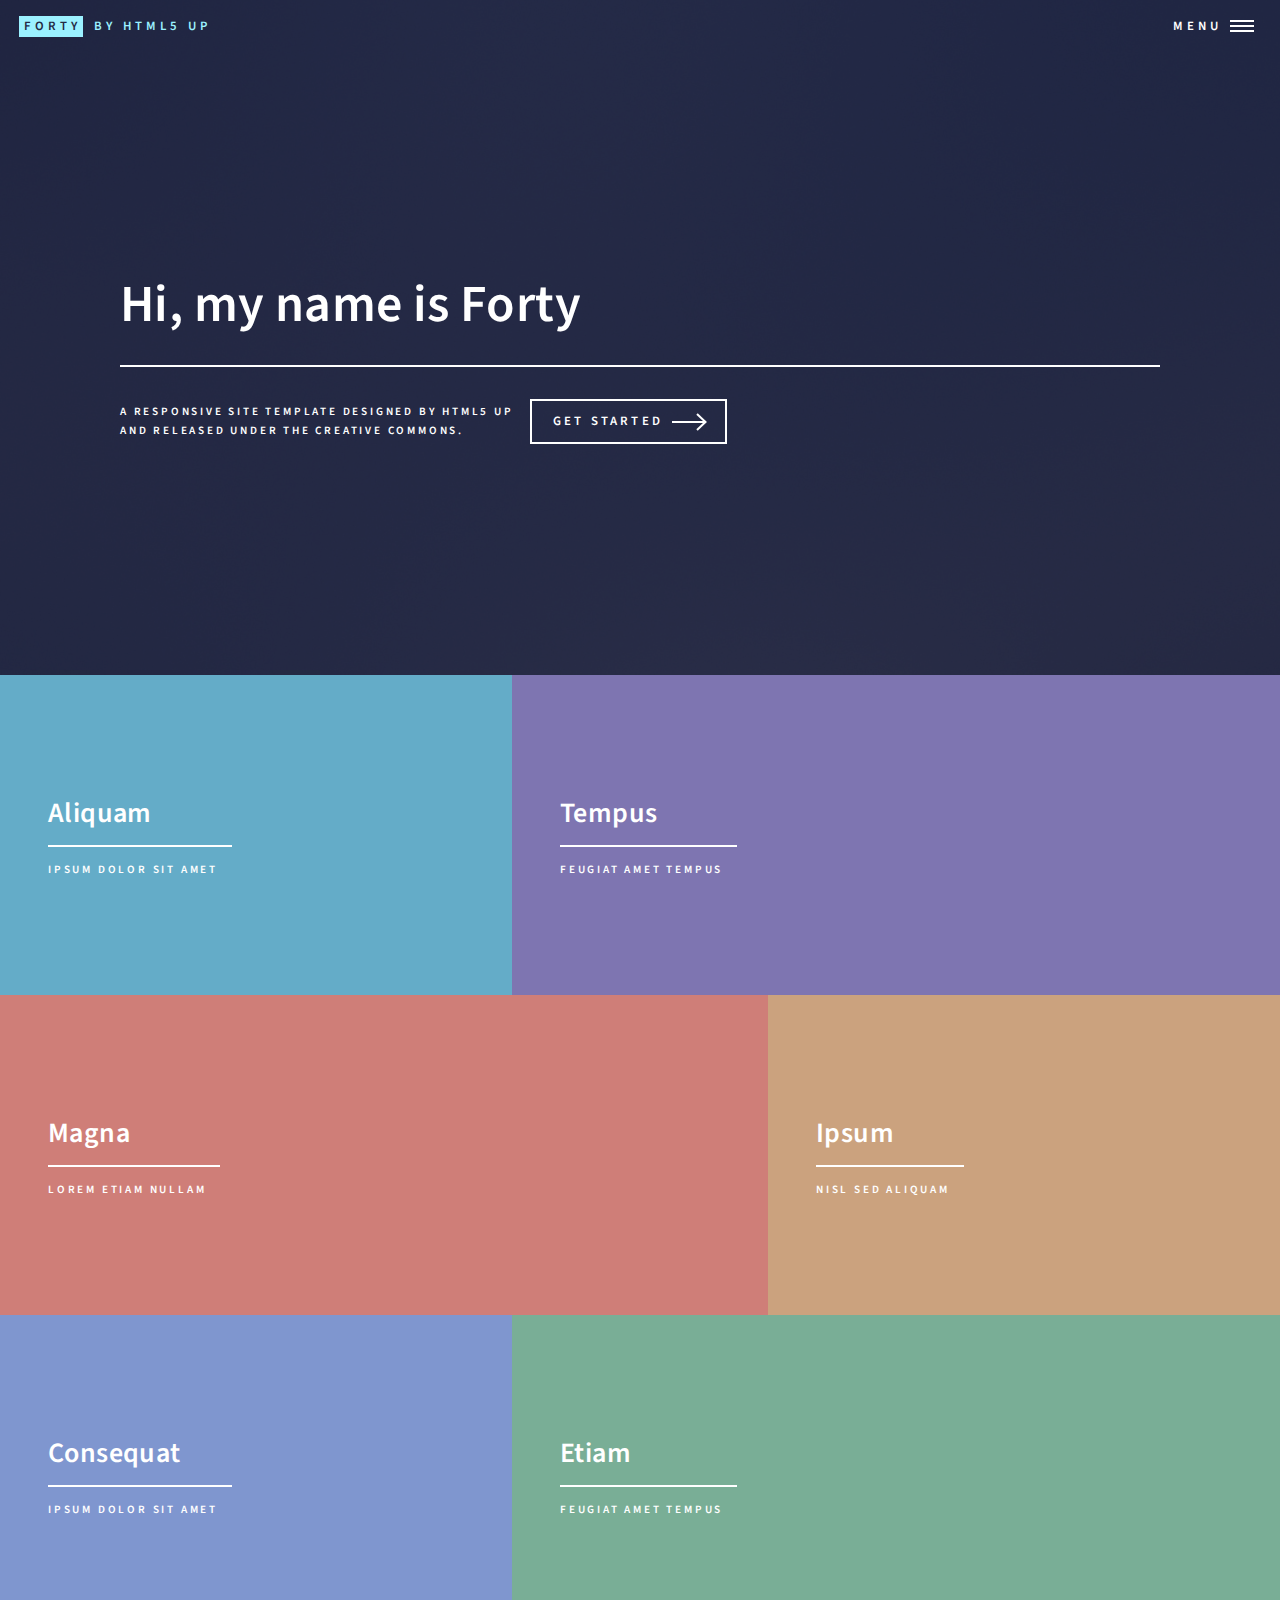
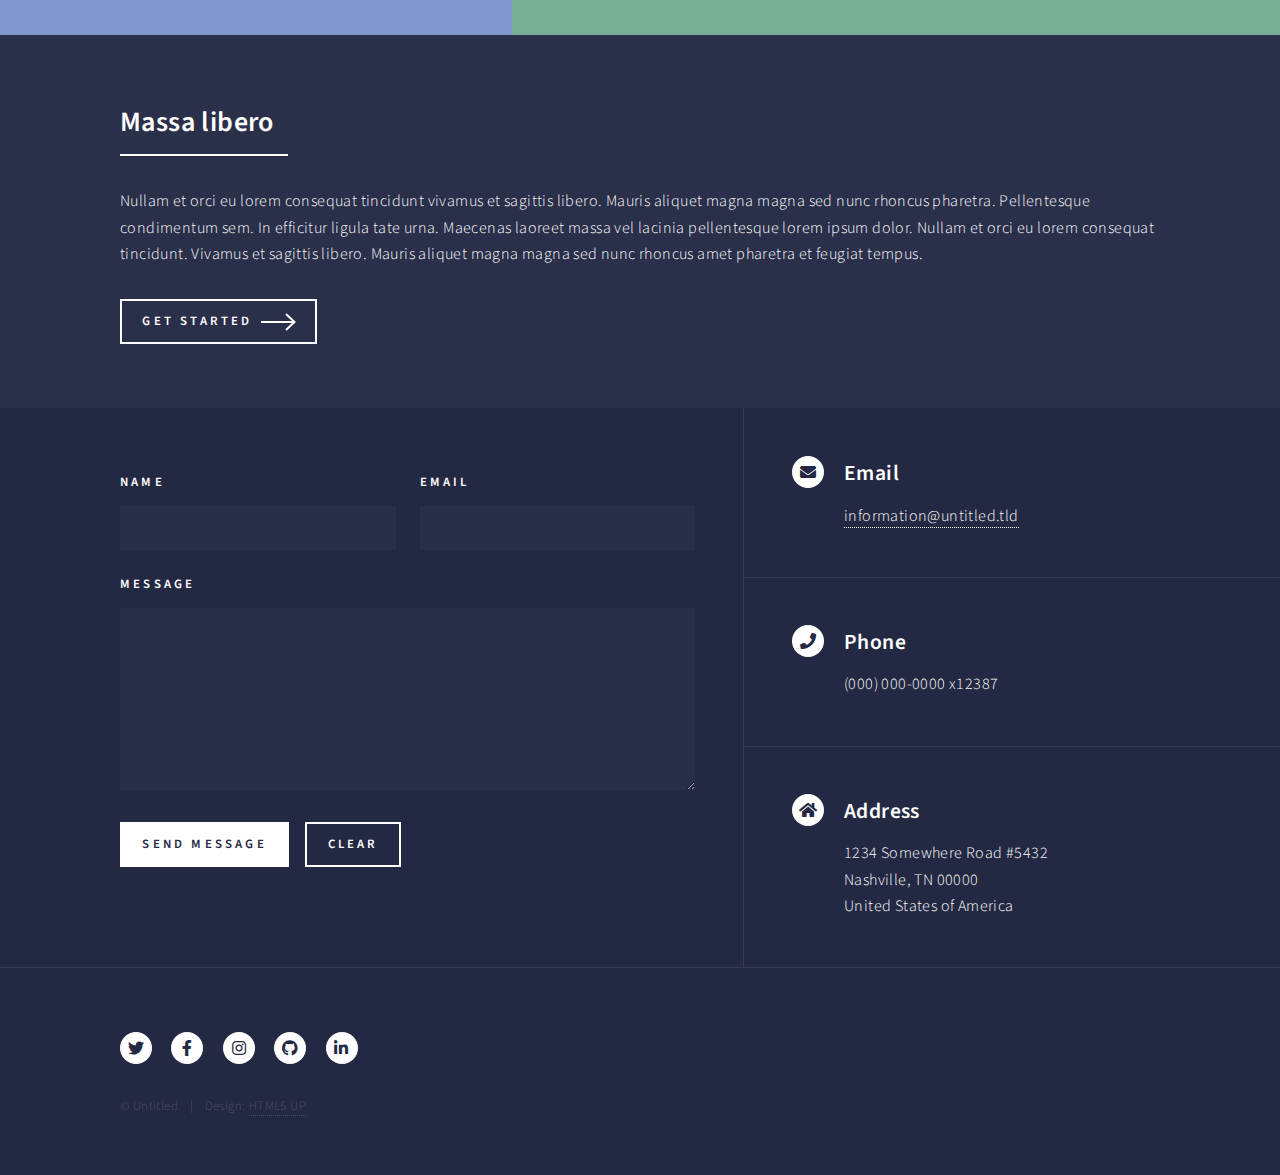
<file: Frontend/index.html>
<!DOCTYPE HTML>
<!--
	Forty by HTML5 UP
	html5up.net | @ajlkn
	Free for personal and commercial use under the CCA 3.0 license (html5up.net/license)
-->
<html>
	<head>
		<title>Forty by HTML5 UP</title>
		<meta charset="utf-8" />
		<meta name="viewport" content="width=device-width, initial-scale=1, user-scalable=no" />
		<link rel="stylesheet" href="assets/css/main.css" />
		<noscript><link rel="stylesheet" href="assets/css/noscript.css" /></noscript>
	</head>
	<body class="is-preload">

		<!-- Wrapper -->
			<div id="wrapper">

				<!-- Header -->
					<header id="header" class="alt">
						<a href="index.html" class="logo"><strong>Forty</strong> <span>by HTML5 UP</span></a>
						<nav>
							<a href="#menu">Menu</a>
						</nav>
					</header>

				<!-- Menu -->
					<nav id="menu">
						<ul class="links">
							<li><a href="index.html">Home</a></li>
							<li><a href="landing.html">Landing</a></li>
							<li><a href="generic.html">Generic</a></li>
							<li><a href="elements.html">Elements</a></li>
						</ul>
						<ul class="actions stacked">
							<li><a href="#" class="button primary fit">Get Started</a></li>
							<li><a href="#" class="button fit">Log In</a></li>
						</ul>
					</nav>

				<!-- Banner -->
					<section id="banner" class="major">
						<div class="inner">
							<header class="major">
								<h1>Hi, my name is Forty</h1>
							</header>
							<div class="content">
								<p>A responsive site template designed by HTML5 UP<br />
								and released under the Creative Commons.</p>
								<ul class="actions">
									<li><a href="#one" class="button next scrolly">Get Started</a></li>
								</ul>
							</div>
						</div>
					</section>

				<!-- Main -->
					<div id="main">

						<!-- One -->
							<section id="one" class="tiles">
								<article>
									<span class="image">
										<img src="images/pic01.jpg" alt="" />
									</span>
									<header class="major">
										<h3><a href="landing.html" class="link">Aliquam</a></h3>
										<p>Ipsum dolor sit amet</p>
									</header>
								</article>
								<article>
									<span class="image">
										<img src="images/pic02.jpg" alt="" />
									</span>
									<header class="major">
										<h3><a href="landing.html" class="link">Tempus</a></h3>
										<p>feugiat amet tempus</p>
									</header>
								</article>
								<article>
									<span class="image">
										<img src="images/pic03.jpg" alt="" />
									</span>
									<header class="major">
										<h3><a href="landing.html" class="link">Magna</a></h3>
										<p>Lorem etiam nullam</p>
									</header>
								</article>
								<article>
									<span class="image">
										<img src="images/pic04.jpg" alt="" />
									</span>
									<header class="major">
										<h3><a href="landing.html" class="link">Ipsum</a></h3>
										<p>Nisl sed aliquam</p>
									</header>
								</article>
								<article>
									<span class="image">
										<img src="images/pic05.jpg" alt="" />
									</span>
									<header class="major">
										<h3><a href="landing.html" class="link">Consequat</a></h3>
										<p>Ipsum dolor sit amet</p>
									</header>
								</article>
								<article>
									<span class="image">
										<img src="images/pic06.jpg" alt="" />
									</span>
									<header class="major">
										<h3><a href="landing.html" class="link">Etiam</a></h3>
										<p>Feugiat amet tempus</p>
									</header>
								</article>
							</section>

						<!-- Two -->
							<section id="two">
								<div class="inner">
									<header class="major">
										<h2>Massa libero</h2>
									</header>
									<p>Nullam et orci eu lorem consequat tincidunt vivamus et sagittis libero. Mauris aliquet magna magna sed nunc rhoncus pharetra. Pellentesque condimentum sem. In efficitur ligula tate urna. Maecenas laoreet massa vel lacinia pellentesque lorem ipsum dolor. Nullam et orci eu lorem consequat tincidunt. Vivamus et sagittis libero. Mauris aliquet magna magna sed nunc rhoncus amet pharetra et feugiat tempus.</p>
									<ul class="actions">
										<li><a href="landing.html" class="button next">Get Started</a></li>
									</ul>
								</div>
							</section>

					</div>

				<!-- Contact -->
					<section id="contact">
						<div class="inner">
							<section>
								<form method="post" action="#">
									<div class="fields">
										<div class="field half">
											<label for="name">Name</label>
											<input type="text" name="name" id="name" />
										</div>
										<div class="field half">
											<label for="email">Email</label>
											<input type="text" name="email" id="email" />
										</div>
										<div class="field">
											<label for="message">Message</label>
											<textarea name="message" id="message" rows="6"></textarea>
										</div>
									</div>
									<ul class="actions">
										<li><input type="submit" value="Send Message" class="primary" /></li>
										<li><input type="reset" value="Clear" /></li>
									</ul>
								</form>
							</section>
							<section class="split">
								<section>
									<div class="contact-method">
										<span class="icon solid alt fa-envelope"></span>
										<h3>Email</h3>
										<a href="#">information@untitled.tld</a>
									</div>
								</section>
								<section>
									<div class="contact-method">
										<span class="icon solid alt fa-phone"></span>
										<h3>Phone</h3>
										<span>(000) 000-0000 x12387</span>
									</div>
								</section>
								<section>
									<div class="contact-method">
										<span class="icon solid alt fa-home"></span>
										<h3>Address</h3>
										<span>1234 Somewhere Road #5432<br />
										Nashville, TN 00000<br />
										United States of America</span>
									</div>
								</section>
							</section>
						</div>
					</section>

				<!-- Footer -->
					<footer id="footer">
						<div class="inner">
							<ul class="icons">
								<li><a href="#" class="icon brands alt fa-twitter"><span class="label">Twitter</span></a></li>
								<li><a href="#" class="icon brands alt fa-facebook-f"><span class="label">Facebook</span></a></li>
								<li><a href="#" class="icon brands alt fa-instagram"><span class="label">Instagram</span></a></li>
								<li><a href="#" class="icon brands alt fa-github"><span class="label">GitHub</span></a></li>
								<li><a href="#" class="icon brands alt fa-linkedin-in"><span class="label">LinkedIn</span></a></li>
							</ul>
							<ul class="copyright">
								<li>&copy; Untitled</li><li>Design: <a href="https://html5up.net">HTML5 UP</a></li>
							</ul>
						</div>
					</footer>

			</div>

		<!-- Scripts -->
			<script src="assets/js/jquery.min.js"></script>
			<script src="assets/js/jquery.scrolly.min.js"></script>
			<script src="assets/js/jquery.scrollex.min.js"></script>
			<script src="assets/js/browser.min.js"></script>
			<script src="assets/js/breakpoints.min.js"></script>
			<script src="assets/js/util.js"></script>
			<script src="assets/js/main.js"></script>

	</body>
</html>
</file>
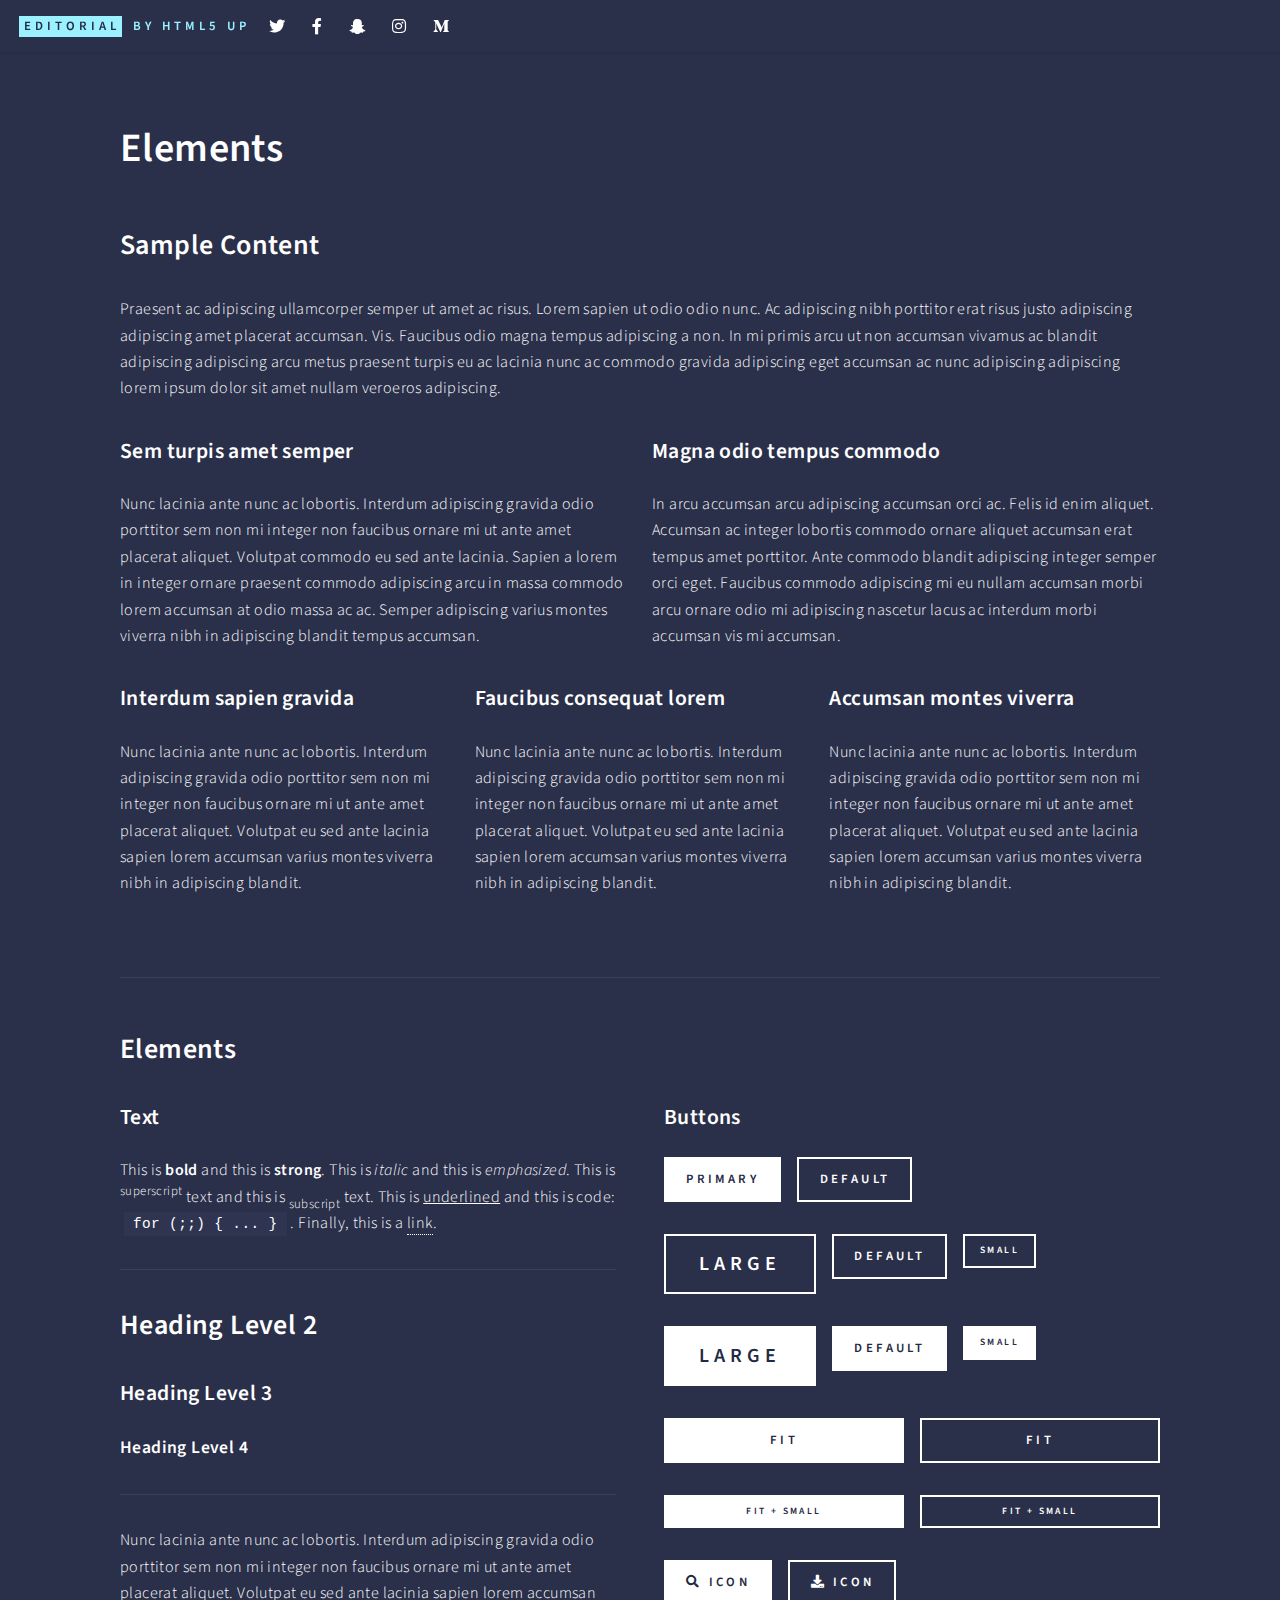
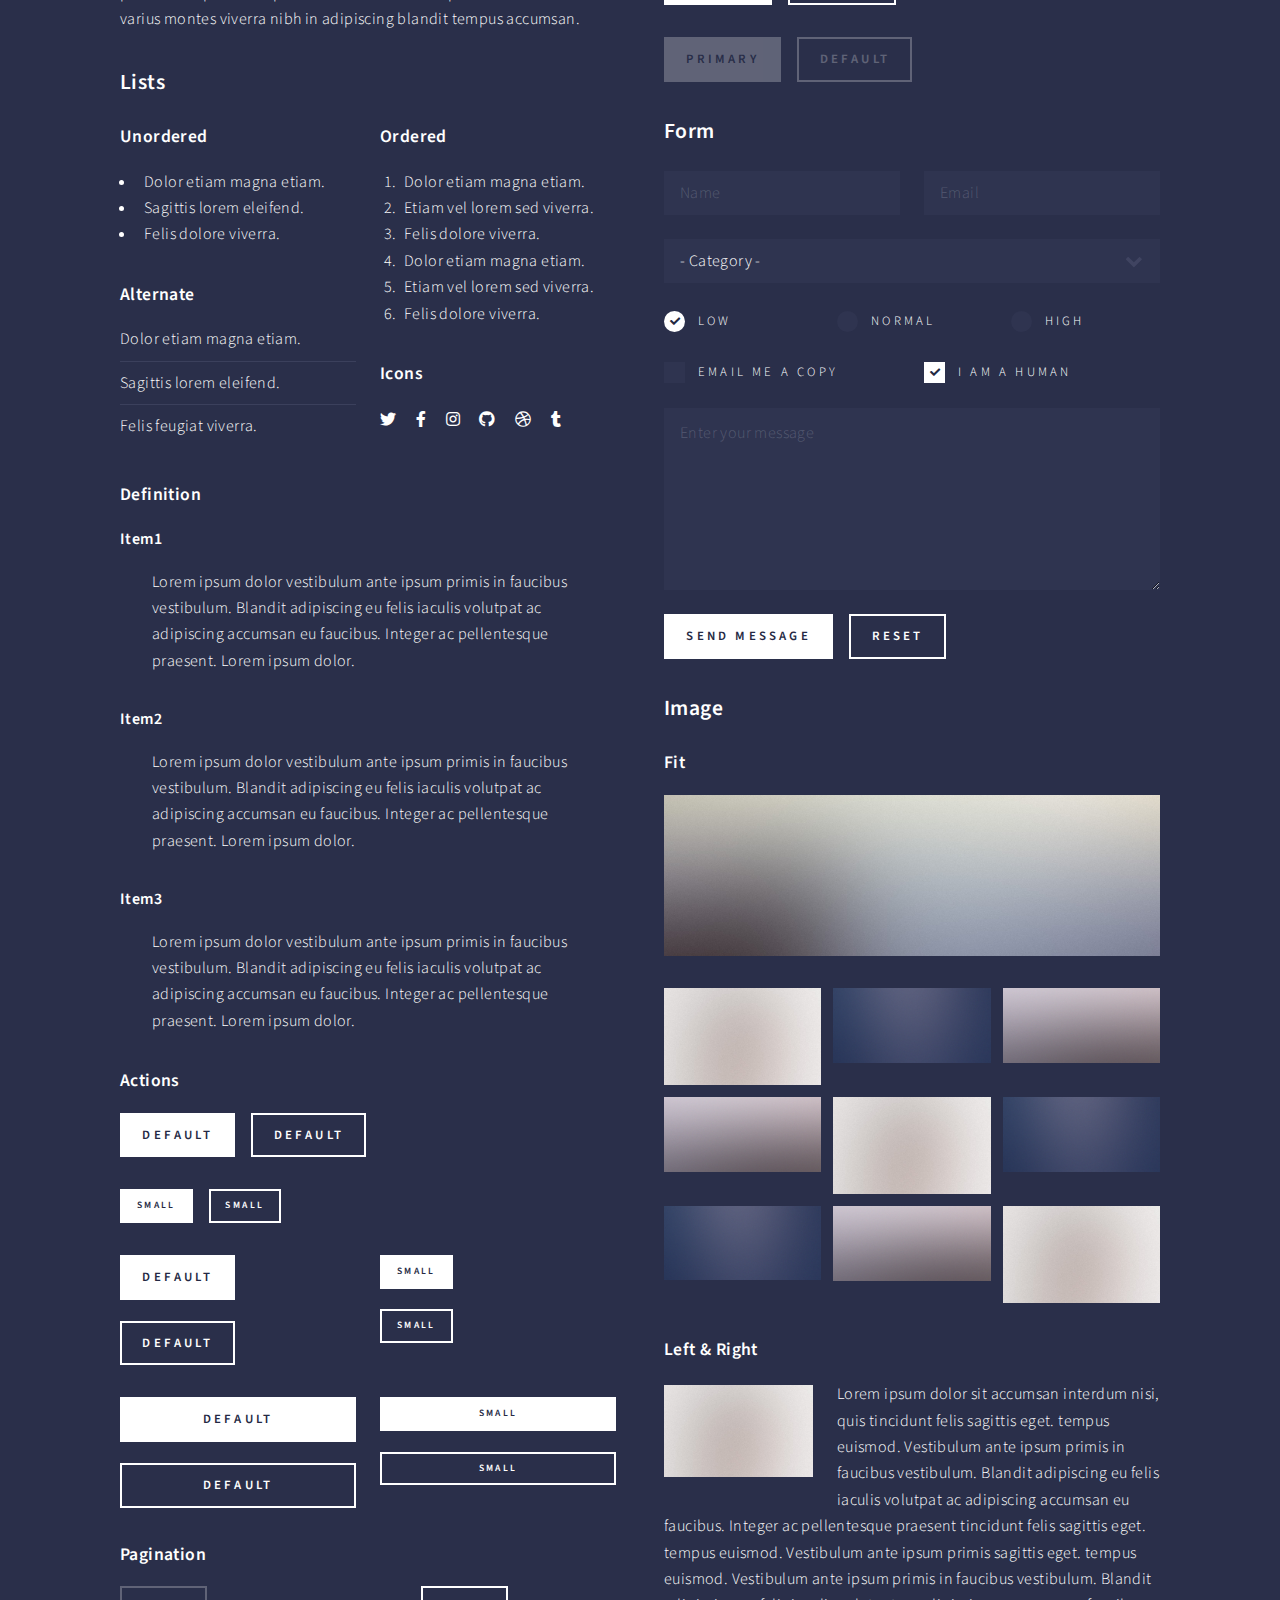
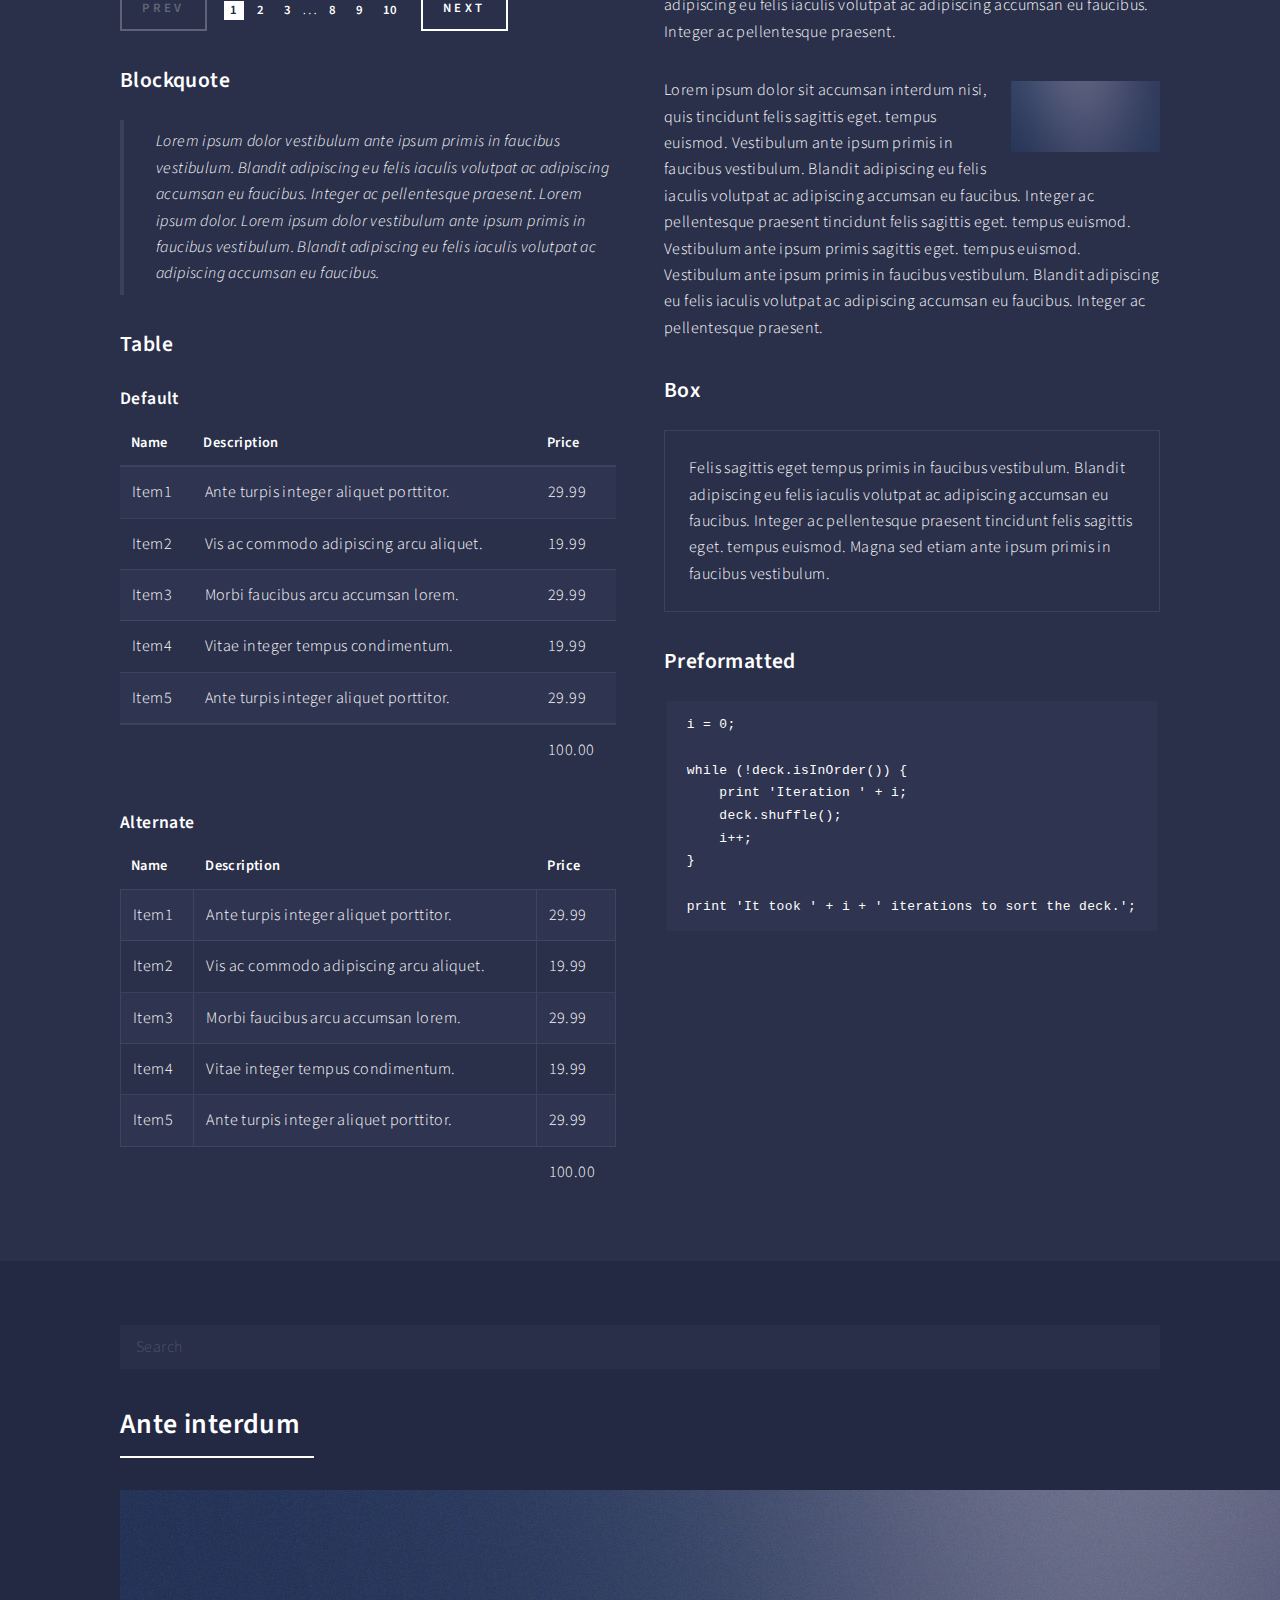
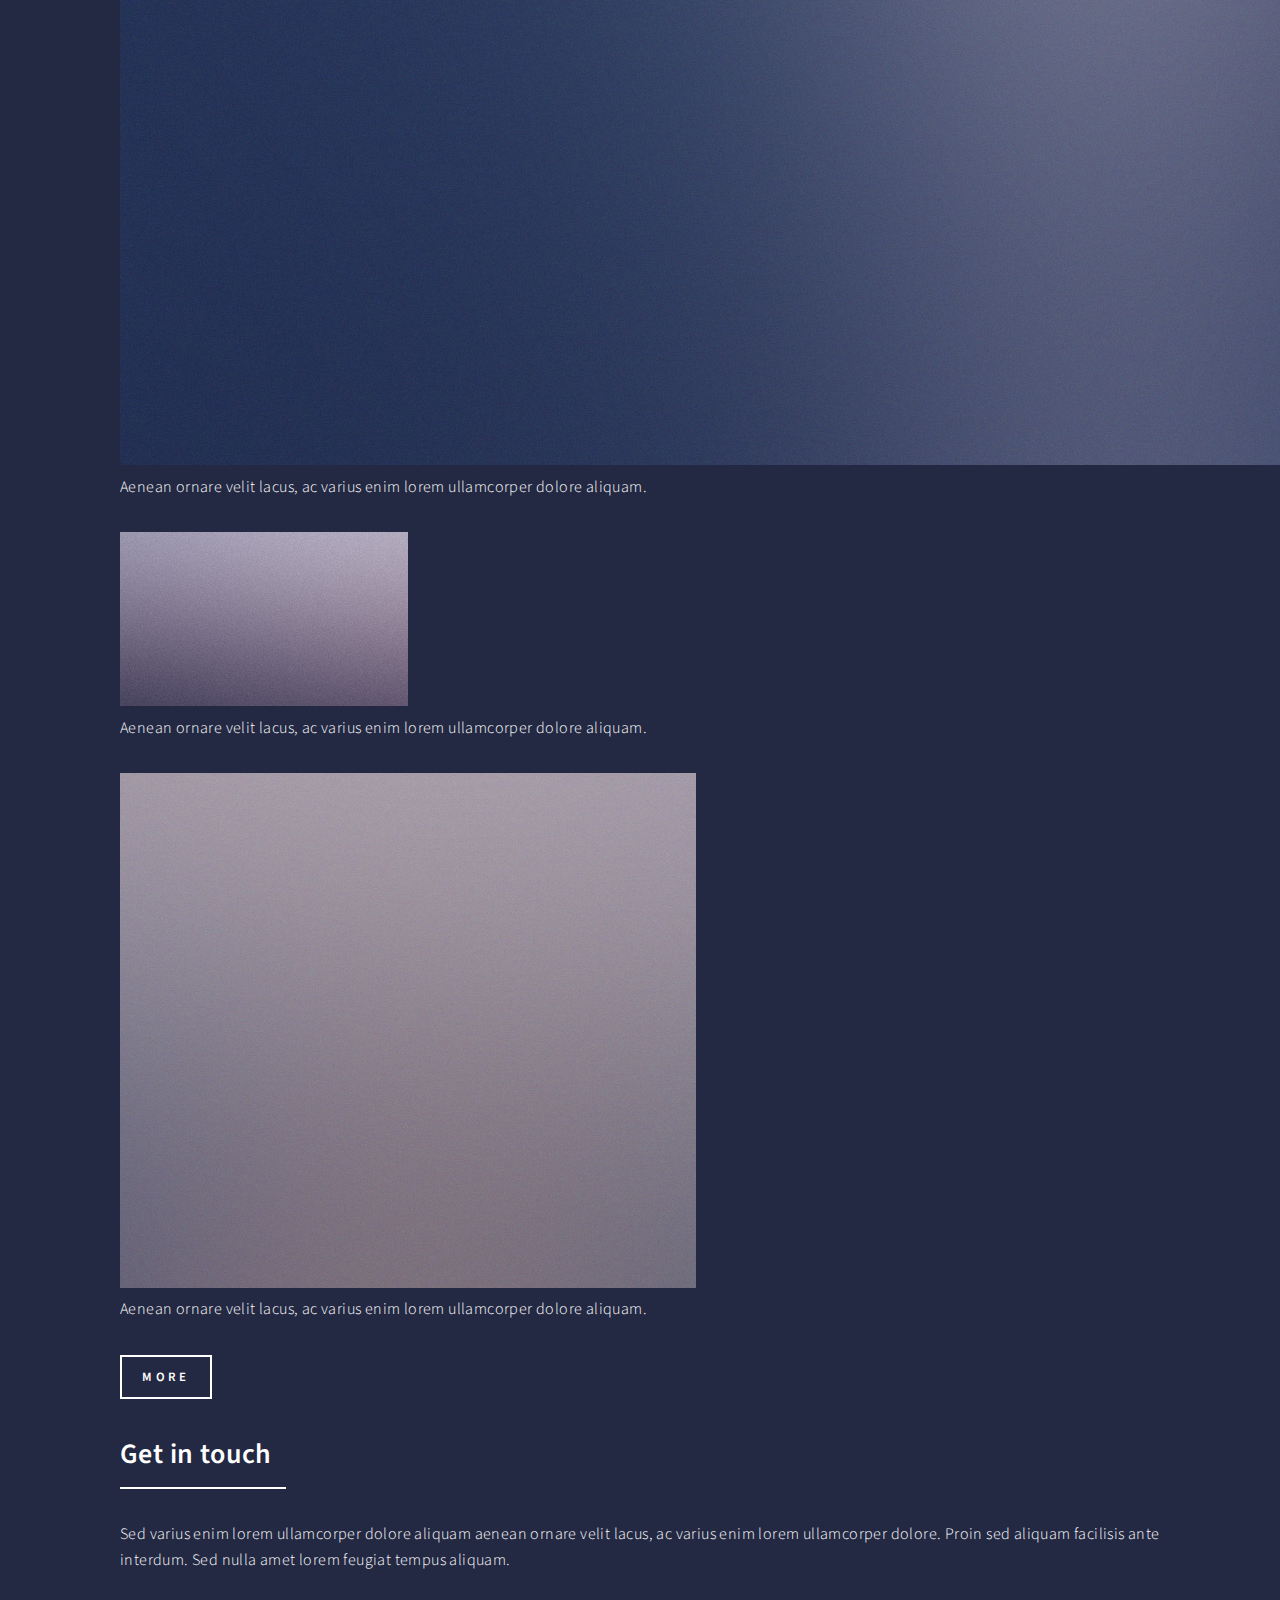
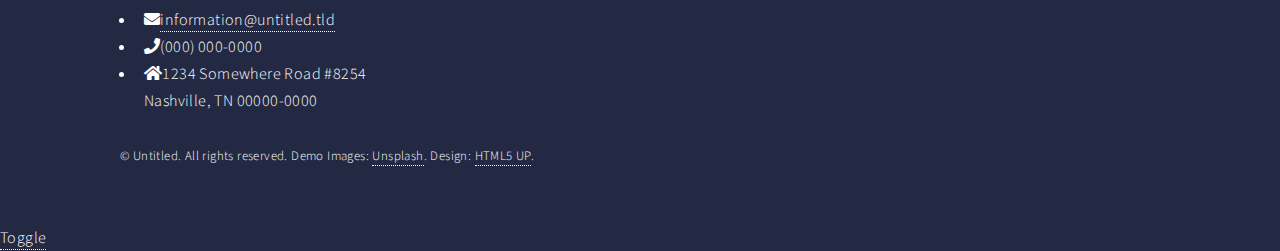
<file: Frontend/elements.html>
<!DOCTYPE HTML>
<!--
	Editorial by HTML5 UP
	html5up.net | @ajlkn
	Free for personal and commercial use under the CCA 3.0 license (html5up.net/license)
-->
<html>
	<head>
		<title>Elements - Editorial by HTML5 UP</title>
		<meta charset="utf-8" />
		<meta name="viewport" content="width=device-width, initial-scale=1, user-scalable=no" />
		<link rel="stylesheet" href="assets/css/main.css" />
	</head>
	<body class="is-preload">

		<!-- Wrapper -->
			<div id="wrapper">

				<!-- Main -->
					<div id="main">
						<div class="inner">

							<!-- Header -->
								<header id="header">
									<a href="index.html" class="logo"><strong>Editorial</strong> by HTML5 UP</a>
									<ul class="icons">
										<li><a href="#" class="icon brands fa-twitter"><span class="label">Twitter</span></a></li>
										<li><a href="#" class="icon brands fa-facebook-f"><span class="label">Facebook</span></a></li>
										<li><a href="#" class="icon brands fa-snapchat-ghost"><span class="label">Snapchat</span></a></li>
										<li><a href="#" class="icon brands fa-instagram"><span class="label">Instagram</span></a></li>
										<li><a href="#" class="icon brands fa-medium-m"><span class="label">Medium</span></a></li>
									</ul>
								</header>

							<!-- Content -->
								<section>
									<header class="main">
										<h1>Elements</h1>
									</header>

									<!-- Content -->
										<h2 id="content">Sample Content</h2>
										<p>Praesent ac adipiscing ullamcorper semper ut amet ac risus. Lorem sapien ut odio odio nunc. Ac adipiscing nibh porttitor erat risus justo adipiscing adipiscing amet placerat accumsan. Vis. Faucibus odio magna tempus adipiscing a non. In mi primis arcu ut non accumsan vivamus ac blandit adipiscing adipiscing arcu metus praesent turpis eu ac lacinia nunc ac commodo gravida adipiscing eget accumsan ac nunc adipiscing adipiscing lorem ipsum dolor sit amet nullam veroeros adipiscing.</p>
										<div class="row">
											<div class="col-6 col-12-small">
												<h3>Sem turpis amet semper</h3>
												<p>Nunc lacinia ante nunc ac lobortis. Interdum adipiscing gravida odio porttitor sem non mi integer non faucibus ornare mi ut ante amet placerat aliquet. Volutpat commodo eu sed ante lacinia. Sapien a lorem in integer ornare praesent commodo adipiscing arcu in massa commodo lorem accumsan at odio massa ac ac. Semper adipiscing varius montes viverra nibh in adipiscing blandit tempus accumsan.</p>
											</div>
											<div class="col-6 col-12-small">
												<h3>Magna odio tempus commodo</h3>
												<p>In arcu accumsan arcu adipiscing accumsan orci ac. Felis id enim aliquet. Accumsan ac integer lobortis commodo ornare aliquet accumsan erat tempus amet porttitor. Ante commodo blandit adipiscing integer semper orci eget. Faucibus commodo adipiscing mi eu nullam accumsan morbi arcu ornare odio mi adipiscing nascetur lacus ac interdum morbi accumsan vis mi accumsan.</p>
											</div>
											<!-- Break -->
											<div class="col-4 col-12-medium">
												<h3>Interdum sapien gravida</h3>
												<p>Nunc lacinia ante nunc ac lobortis. Interdum adipiscing gravida odio porttitor sem non mi integer non faucibus ornare mi ut ante amet placerat aliquet. Volutpat eu sed ante lacinia sapien lorem accumsan varius montes viverra nibh in adipiscing blandit.</p>
											</div>
											<div class="col-4 col-12-medium">
												<h3>Faucibus consequat lorem</h3>
												<p>Nunc lacinia ante nunc ac lobortis. Interdum adipiscing gravida odio porttitor sem non mi integer non faucibus ornare mi ut ante amet placerat aliquet. Volutpat eu sed ante lacinia sapien lorem accumsan varius montes viverra nibh in adipiscing blandit.</p>
											</div>
											<div class="col-4 col-12-medium">
												<h3>Accumsan montes viverra</h3>
												<p>Nunc lacinia ante nunc ac lobortis. Interdum adipiscing gravida odio porttitor sem non mi integer non faucibus ornare mi ut ante amet placerat aliquet. Volutpat eu sed ante lacinia sapien lorem accumsan varius montes viverra nibh in adipiscing blandit.</p>
											</div>
										</div>

									<hr class="major" />

									<!-- Elements -->
										<h2 id="elements">Elements</h2>
										<div class="row gtr-200">
											<div class="col-6 col-12-medium">

												<!-- Text stuff -->
													<h3>Text</h3>
													<p>This is <b>bold</b> and this is <strong>strong</strong>. This is <i>italic</i> and this is <em>emphasized</em>.
													This is <sup>superscript</sup> text and this is <sub>subscript</sub> text.
													This is <u>underlined</u> and this is code: <code>for (;;) { ... }</code>.
													Finally, this is a <a href="#">link</a>.</p>
													<hr />
													<h2>Heading Level 2</h2>
													<h3>Heading Level 3</h3>
													<h4>Heading Level 4</h4>
													<hr />
													<p>Nunc lacinia ante nunc ac lobortis. Interdum adipiscing gravida odio porttitor sem non mi integer non faucibus ornare mi ut ante amet placerat aliquet. Volutpat eu sed ante lacinia sapien lorem accumsan varius montes viverra nibh in adipiscing blandit tempus accumsan.</p>

												<!-- Lists -->
													<h3>Lists</h3>
													<div class="row">
														<div class="col-6 col-12-small">

															<h4>Unordered</h4>
															<ul>
																<li>Dolor etiam magna etiam.</li>
																<li>Sagittis lorem eleifend.</li>
																<li>Felis dolore viverra.</li>
															</ul>

															<h4>Alternate</h4>
															<ul class="alt">
																<li>Dolor etiam magna etiam.</li>
																<li>Sagittis lorem eleifend.</li>
																<li>Felis feugiat viverra.</li>
															</ul>

														</div>
														<div class="col-6 col-12-small">

															<h4>Ordered</h4>
															<ol>
																<li>Dolor etiam magna etiam.</li>
																<li>Etiam vel lorem sed viverra.</li>
																<li>Felis dolore viverra.</li>
																<li>Dolor etiam magna etiam.</li>
																<li>Etiam vel lorem sed viverra.</li>
																<li>Felis dolore viverra.</li>
															</ol>

															<h4>Icons</h4>
															<ul class="icons">
																<li><a href="#" class="icon brands fa-twitter"><span class="label">Twitter</span></a></li>
																<li><a href="#" class="icon brands fa-facebook-f"><span class="label">Facebook</span></a></li>
																<li><a href="#" class="icon brands fa-instagram"><span class="label">Instagram</span></a></li>
																<li><a href="#" class="icon brands fa-github"><span class="label">Github</span></a></li>
																<li><a href="#" class="icon brands fa-dribbble"><span class="label">Dribbble</span></a></li>
																<li><a href="#" class="icon brands fa-tumblr"><span class="label">Tumblr</span></a></li>
															</ul>

														</div>
													</div>
													<h4>Definition</h4>
													<dl>
														<dt>Item1</dt>
														<dd>
															<p>Lorem ipsum dolor vestibulum ante ipsum primis in faucibus vestibulum. Blandit adipiscing eu felis iaculis volutpat ac adipiscing accumsan eu faucibus. Integer ac pellentesque praesent. Lorem ipsum dolor.</p>
														</dd>
														<dt>Item2</dt>
														<dd>
															<p>Lorem ipsum dolor vestibulum ante ipsum primis in faucibus vestibulum. Blandit adipiscing eu felis iaculis volutpat ac adipiscing accumsan eu faucibus. Integer ac pellentesque praesent. Lorem ipsum dolor.</p>
														</dd>
														<dt>Item3</dt>
														<dd>
															<p>Lorem ipsum dolor vestibulum ante ipsum primis in faucibus vestibulum. Blandit adipiscing eu felis iaculis volutpat ac adipiscing accumsan eu faucibus. Integer ac pellentesque praesent. Lorem ipsum dolor.</p>
														</dd>
													</dl>

													<h4>Actions</h4>
													<ul class="actions">
														<li><a href="#" class="button primary">Default</a></li>
														<li><a href="#" class="button">Default</a></li>
													</ul>
													<ul class="actions small">
														<li><a href="#" class="button primary small">Small</a></li>
														<li><a href="#" class="button small">Small</a></li>
													</ul>
													<div class="row">
														<div class="col-6 col-12-small">
															<ul class="actions stacked">
																<li><a href="#" class="button primary">Default</a></li>
																<li><a href="#" class="button">Default</a></li>
															</ul>
														</div>
														<div class="col-6 col-12-small">
															<ul class="actions stacked">
																<li><a href="#" class="button primary small">Small</a></li>
																<li><a href="#" class="button small">Small</a></li>
															</ul>
														</div>
														<div class="col-6 col-12-small">
															<ul class="actions stacked">
																<li><a href="#" class="button primary fit">Default</a></li>
																<li><a href="#" class="button fit">Default</a></li>
															</ul>
														</div>
														<div class="col-6 col-12-small">
															<ul class="actions stacked">
																<li><a href="#" class="button primary small fit">Small</a></li>
																<li><a href="#" class="button small fit">Small</a></li>
															</ul>
														</div>
													</div>

													<h4>Pagination</h4>
													<ul class="pagination">
														<li><span class="button disabled">Prev</span></li>
														<li><a href="#" class="page active">1</a></li>
														<li><a href="#" class="page">2</a></li>
														<li><a href="#" class="page">3</a></li>
														<li><span>&hellip;</span></li>
														<li><a href="#" class="page">8</a></li>
														<li><a href="#" class="page">9</a></li>
														<li><a href="#" class="page">10</a></li>
														<li><a href="#" class="button">Next</a></li>
													</ul>

												<!-- Blockquote -->
													<h3>Blockquote</h3>
													<blockquote>Lorem ipsum dolor vestibulum ante ipsum primis in faucibus vestibulum. Blandit adipiscing eu felis iaculis volutpat ac adipiscing accumsan eu faucibus. Integer ac pellentesque praesent. Lorem ipsum dolor. Lorem ipsum dolor vestibulum ante ipsum primis in faucibus vestibulum. Blandit adipiscing eu felis iaculis volutpat ac adipiscing accumsan eu faucibus.</blockquote>

												<!-- Table -->
													<h3>Table</h3>

													<h4>Default</h4>
													<div class="table-wrapper">
														<table>
															<thead>
																<tr>
																	<th>Name</th>
																	<th>Description</th>
																	<th>Price</th>
																</tr>
															</thead>
															<tbody>
																<tr>
																	<td>Item1</td>
																	<td>Ante turpis integer aliquet porttitor.</td>
																	<td>29.99</td>
																</tr>
																<tr>
																	<td>Item2</td>
																	<td>Vis ac commodo adipiscing arcu aliquet.</td>
																	<td>19.99</td>
																</tr>
																<tr>
																	<td>Item3</td>
																	<td> Morbi faucibus arcu accumsan lorem.</td>
																	<td>29.99</td>
																</tr>
																<tr>
																	<td>Item4</td>
																	<td>Vitae integer tempus condimentum.</td>
																	<td>19.99</td>
																</tr>
																<tr>
																	<td>Item5</td>
																	<td>Ante turpis integer aliquet porttitor.</td>
																	<td>29.99</td>
																</tr>
															</tbody>
															<tfoot>
																<tr>
																	<td colspan="2"></td>
																	<td>100.00</td>
																</tr>
															</tfoot>
														</table>
													</div>

													<h4>Alternate</h4>
													<div class="table-wrapper">
														<table class="alt">
															<thead>
																<tr>
																	<th>Name</th>
																	<th>Description</th>
																	<th>Price</th>
																</tr>
															</thead>
															<tbody>
																<tr>
																	<td>Item1</td>
																	<td>Ante turpis integer aliquet porttitor.</td>
																	<td>29.99</td>
																</tr>
																<tr>
																	<td>Item2</td>
																	<td>Vis ac commodo adipiscing arcu aliquet.</td>
																	<td>19.99</td>
																</tr>
																<tr>
																	<td>Item3</td>
																	<td> Morbi faucibus arcu accumsan lorem.</td>
																	<td>29.99</td>
																</tr>
																<tr>
																	<td>Item4</td>
																	<td>Vitae integer tempus condimentum.</td>
																	<td>19.99</td>
																</tr>
																<tr>
																	<td>Item5</td>
																	<td>Ante turpis integer aliquet porttitor.</td>
																	<td>29.99</td>
																</tr>
															</tbody>
															<tfoot>
																<tr>
																	<td colspan="2"></td>
																	<td>100.00</td>
																</tr>
															</tfoot>
														</table>
													</div>

											</div>
											<div class="col-6 col-12-medium">

												<!-- Buttons -->
													<h3>Buttons</h3>
													<ul class="actions">
														<li><a href="#" class="button primary">Primary</a></li>
														<li><a href="#" class="button">Default</a></li>
													</ul>
													<ul class="actions">
														<li><a href="#" class="button large">Large</a></li>
														<li><a href="#" class="button">Default</a></li>
														<li><a href="#" class="button small">Small</a></li>
													</ul>
													<ul class="actions">
														<li><a href="#" class="button primary large">Large</a></li>
														<li><a href="#" class="button primary">Default</a></li>
														<li><a href="#" class="button primary small">Small</a></li>
													</ul>
													<ul class="actions fit">
														<li><a href="#" class="button primary fit">Fit</a></li>
														<li><a href="#" class="button fit">Fit</a></li>
													</ul>
													<ul class="actions fit small">
														<li><a href="#" class="button primary fit small">Fit + Small</a></li>
														<li><a href="#" class="button fit small">Fit + Small</a></li>
													</ul>
													<ul class="actions">
														<li><a href="#" class="button primary icon solid fa-search">Icon</a></li>
														<li><a href="#" class="button icon solid fa-download">Icon</a></li>
													</ul>
													<ul class="actions">
														<li><span class="button primary disabled">Primary</span></li>
														<li><span class="button disabled">Default</span></li>
													</ul>

												<!-- Form -->
													<h3>Form</h3>

													<form method="post" action="#">
														<div class="row gtr-uniform">
															<div class="col-6 col-12-xsmall">
																<input type="text" name="demo-name" id="demo-name" value="" placeholder="Name" />
															</div>
															<div class="col-6 col-12-xsmall">
																<input type="email" name="demo-email" id="demo-email" value="" placeholder="Email" />
															</div>
															<!-- Break -->
															<div class="col-12">
																<select name="demo-category" id="demo-category">
																	<option value="">- Category -</option>
																	<option value="1">Manufacturing</option>
																	<option value="1">Shipping</option>
																	<option value="1">Administration</option>
																	<option value="1">Human Resources</option>
																</select>
															</div>
															<!-- Break -->
															<div class="col-4 col-12-small">
																<input type="radio" id="demo-priority-low" name="demo-priority" checked>
																<label for="demo-priority-low">Low</label>
															</div>
															<div class="col-4 col-12-small">
																<input type="radio" id="demo-priority-normal" name="demo-priority">
																<label for="demo-priority-normal">Normal</label>
															</div>
															<div class="col-4 col-12-small">
																<input type="radio" id="demo-priority-high" name="demo-priority">
																<label for="demo-priority-high">High</label>
															</div>
															<!-- Break -->
															<div class="col-6 col-12-small">
																<input type="checkbox" id="demo-copy" name="demo-copy">
																<label for="demo-copy">Email me a copy</label>
															</div>
															<div class="col-6 col-12-small">
																<input type="checkbox" id="demo-human" name="demo-human" checked>
																<label for="demo-human">I am a human</label>
															</div>
															<!-- Break -->
															<div class="col-12">
																<textarea name="demo-message" id="demo-message" placeholder="Enter your message" rows="6"></textarea>
															</div>
															<!-- Break -->
															<div class="col-12">
																<ul class="actions">
																	<li><input type="submit" value="Send Message" class="primary" /></li>
																	<li><input type="reset" value="Reset" /></li>
																</ul>
															</div>
														</div>
													</form>

												<!-- Image -->
													<h3>Image</h3>

													<h4>Fit</h4>
													<span class="image fit"><img src="images/pic11.jpg" alt="" /></span>
													<div class="box alt">
														<div class="row gtr-50 gtr-uniform">
															<div class="col-4"><span class="image fit"><img src="images/pic01.jpg" alt="" /></span></div>
															<div class="col-4"><span class="image fit"><img src="images/pic02.jpg" alt="" /></span></div>
															<div class="col-4"><span class="image fit"><img src="images/pic03.jpg" alt="" /></span></div>
															<!-- Break -->
															<div class="col-4"><span class="image fit"><img src="images/pic03.jpg" alt="" /></span></div>
															<div class="col-4"><span class="image fit"><img src="images/pic01.jpg" alt="" /></span></div>
															<div class="col-4"><span class="image fit"><img src="images/pic02.jpg" alt="" /></span></div>
															<!-- Break -->
															<div class="col-4"><span class="image fit"><img src="images/pic02.jpg" alt="" /></span></div>
															<div class="col-4"><span class="image fit"><img src="images/pic03.jpg" alt="" /></span></div>
															<div class="col-4"><span class="image fit"><img src="images/pic01.jpg" alt="" /></span></div>
														</div>
													</div>

													<h4>Left &amp; Right</h4>
													<p><span class="image left"><img src="images/pic01.jpg" alt="" /></span>Lorem ipsum dolor sit accumsan interdum nisi, quis tincidunt felis sagittis eget. tempus euismod. Vestibulum ante ipsum primis in faucibus vestibulum. Blandit adipiscing eu felis iaculis volutpat ac adipiscing accumsan eu faucibus. Integer ac pellentesque praesent tincidunt felis sagittis eget. tempus euismod. Vestibulum ante ipsum primis sagittis eget. tempus euismod. Vestibulum ante ipsum primis in faucibus vestibulum. Blandit adipiscing eu felis iaculis volutpat ac adipiscing accumsan eu faucibus. Integer ac pellentesque praesent.</p>
													<p><span class="image right"><img src="images/pic02.jpg" alt="" /></span>Lorem ipsum dolor sit accumsan interdum nisi, quis tincidunt felis sagittis eget. tempus euismod. Vestibulum ante ipsum primis in faucibus vestibulum. Blandit adipiscing eu felis iaculis volutpat ac adipiscing accumsan eu faucibus. Integer ac pellentesque praesent tincidunt felis sagittis eget. tempus euismod. Vestibulum ante ipsum primis sagittis eget. tempus euismod. Vestibulum ante ipsum primis in faucibus vestibulum. Blandit adipiscing eu felis iaculis volutpat ac adipiscing accumsan eu faucibus. Integer ac pellentesque praesent.</p>

												<!-- Box -->
													<h3>Box</h3>
													<div class="box">
														<p>Felis sagittis eget tempus primis in faucibus vestibulum. Blandit adipiscing eu felis iaculis volutpat ac adipiscing accumsan eu faucibus. Integer ac pellentesque praesent tincidunt felis sagittis eget. tempus euismod. Magna sed etiam ante ipsum primis in faucibus vestibulum.</p>
													</div>

												<!-- Preformatted Code -->
													<h3>Preformatted</h3>
													<pre><code>i = 0;

while (!deck.isInOrder()) {
    print 'Iteration ' + i;
    deck.shuffle();
    i++;
}

print 'It took ' + i + ' iterations to sort the deck.';
</code></pre>

											</div>
										</div>

								</section>

						</div>
					</div>

				<!-- Sidebar -->
					<div id="sidebar">
						<div class="inner">

							<!-- Search -->
								<section id="search" class="alt">
									<form method="post" action="#">
										<input type="text" name="query" id="query" placeholder="Search" />
									</form>
								</section>

							<!-- Menu -->
								<nav id="menu">
									<header class="major">
										<h2>Menu</h2>
									</header>
									<ul>
										<li><a href="index.html">Homepage</a></li>
										<li><a href="generic.html">Generic</a></li>
										<li><a href="elements.html">Elements</a></li>
										<li>
											<span class="opener">Submenu</span>
											<ul>
												<li><a href="#">Lorem Dolor</a></li>
												<li><a href="#">Ipsum Adipiscing</a></li>
												<li><a href="#">Tempus Magna</a></li>
												<li><a href="#">Feugiat Veroeros</a></li>
											</ul>
										</li>
										<li><a href="#">Etiam Dolore</a></li>
										<li><a href="#">Adipiscing</a></li>
										<li>
											<span class="opener">Another Submenu</span>
											<ul>
												<li><a href="#">Lorem Dolor</a></li>
												<li><a href="#">Ipsum Adipiscing</a></li>
												<li><a href="#">Tempus Magna</a></li>
												<li><a href="#">Feugiat Veroeros</a></li>
											</ul>
										</li>
										<li><a href="#">Maximus Erat</a></li>
										<li><a href="#">Sapien Mauris</a></li>
										<li><a href="#">Amet Lacinia</a></li>
									</ul>
								</nav>

							<!-- Section -->
								<section>
									<header class="major">
										<h2>Ante interdum</h2>
									</header>
									<div class="mini-posts">
										<article>
											<a href="#" class="image"><img src="images/pic07.jpg" alt="" /></a>
											<p>Aenean ornare velit lacus, ac varius enim lorem ullamcorper dolore aliquam.</p>
										</article>
										<article>
											<a href="#" class="image"><img src="images/pic08.jpg" alt="" /></a>
											<p>Aenean ornare velit lacus, ac varius enim lorem ullamcorper dolore aliquam.</p>
										</article>
										<article>
											<a href="#" class="image"><img src="images/pic09.jpg" alt="" /></a>
											<p>Aenean ornare velit lacus, ac varius enim lorem ullamcorper dolore aliquam.</p>
										</article>
									</div>
									<ul class="actions">
										<li><a href="#" class="button">More</a></li>
									</ul>
								</section>

							<!-- Section -->
								<section>
									<header class="major">
										<h2>Get in touch</h2>
									</header>
									<p>Sed varius enim lorem ullamcorper dolore aliquam aenean ornare velit lacus, ac varius enim lorem ullamcorper dolore. Proin sed aliquam facilisis ante interdum. Sed nulla amet lorem feugiat tempus aliquam.</p>
									<ul class="contact">
										<li class="icon solid fa-envelope"><a href="#">information@untitled.tld</a></li>
										<li class="icon solid fa-phone">(000) 000-0000</li>
										<li class="icon solid fa-home">1234 Somewhere Road #8254<br />
										Nashville, TN 00000-0000</li>
									</ul>
								</section>

							<!-- Footer -->
								<footer id="footer">
									<p class="copyright">&copy; Untitled. All rights reserved. Demo Images: <a href="https://unsplash.com">Unsplash</a>. Design: <a href="https://html5up.net">HTML5 UP</a>.</p>
								</footer>

						</div>
					</div>

			</div>

		<!-- Scripts -->
			<script src="assets/js/jquery.min.js"></script>
			<script src="assets/js/browser.min.js"></script>
			<script src="assets/js/breakpoints.min.js"></script>
			<script src="assets/js/util.js"></script>
			<script src="assets/js/main.js"></script>

	</body>
</html>
</file>
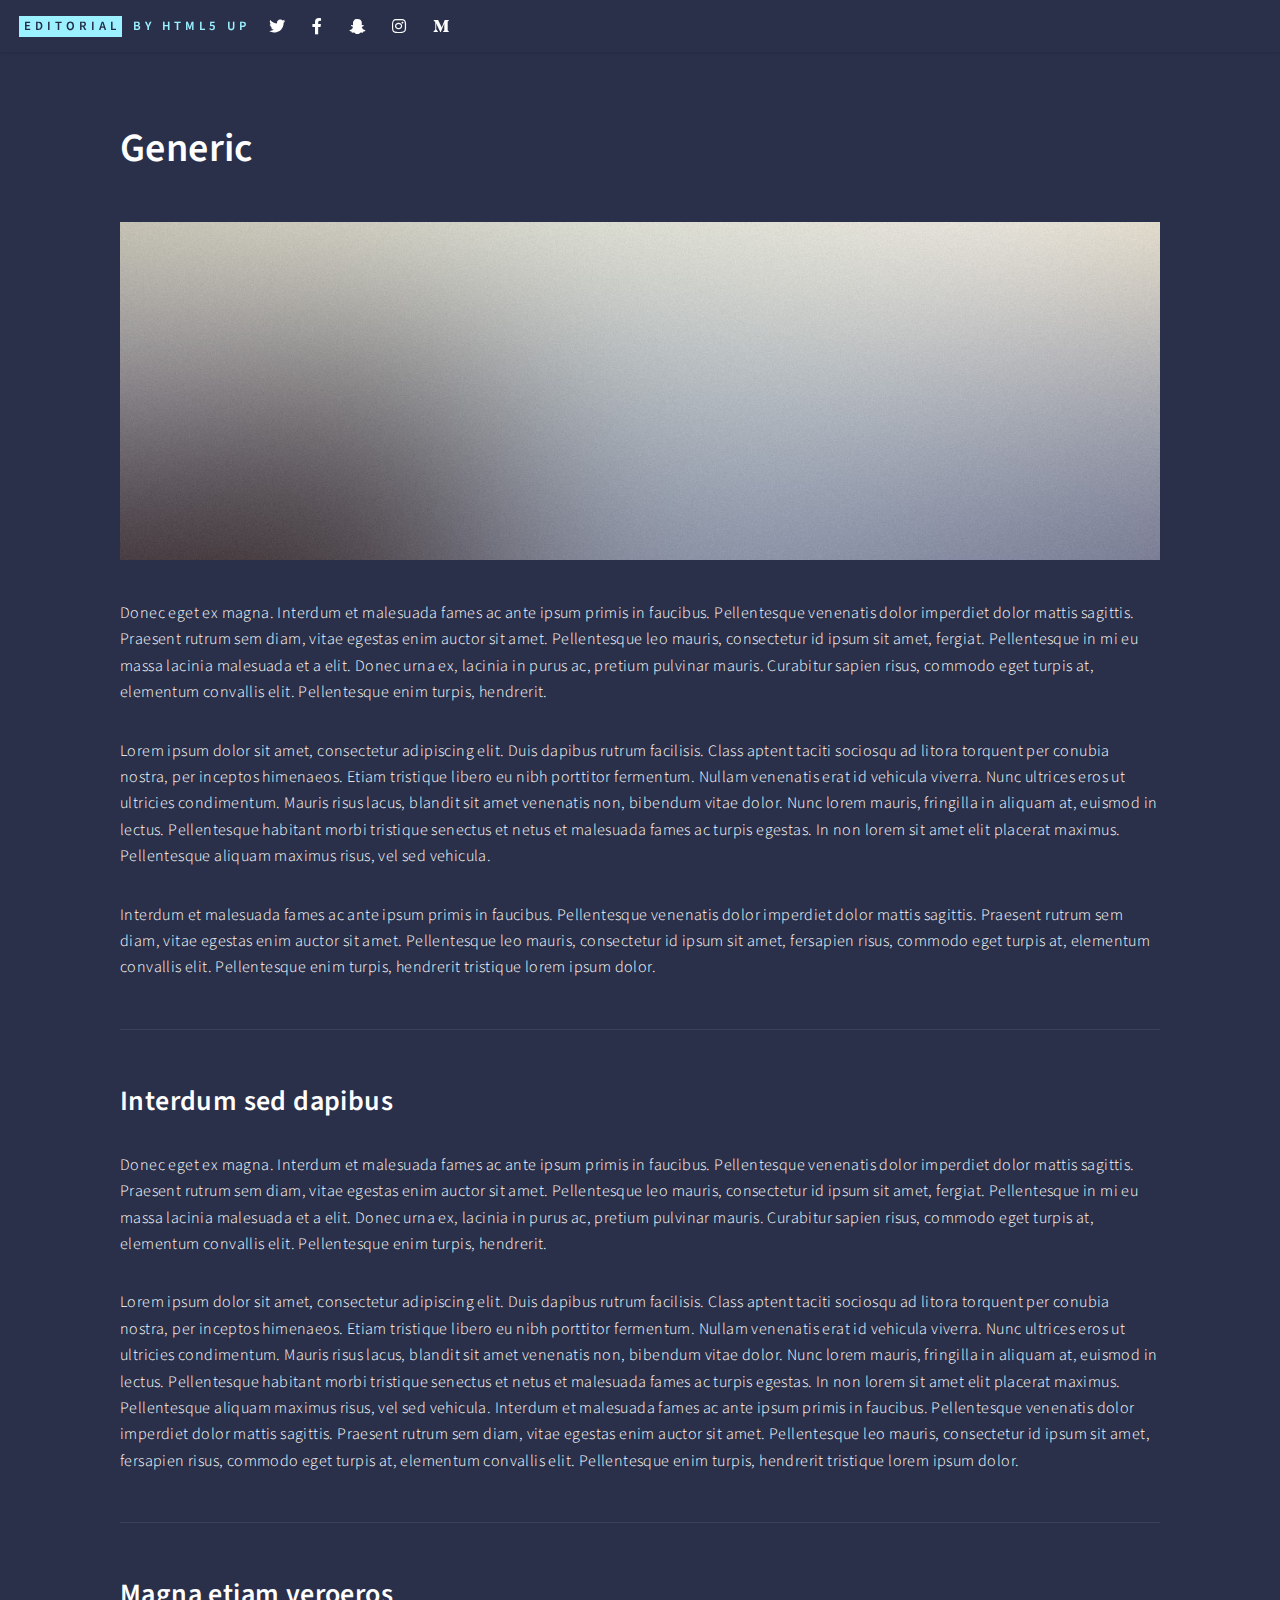
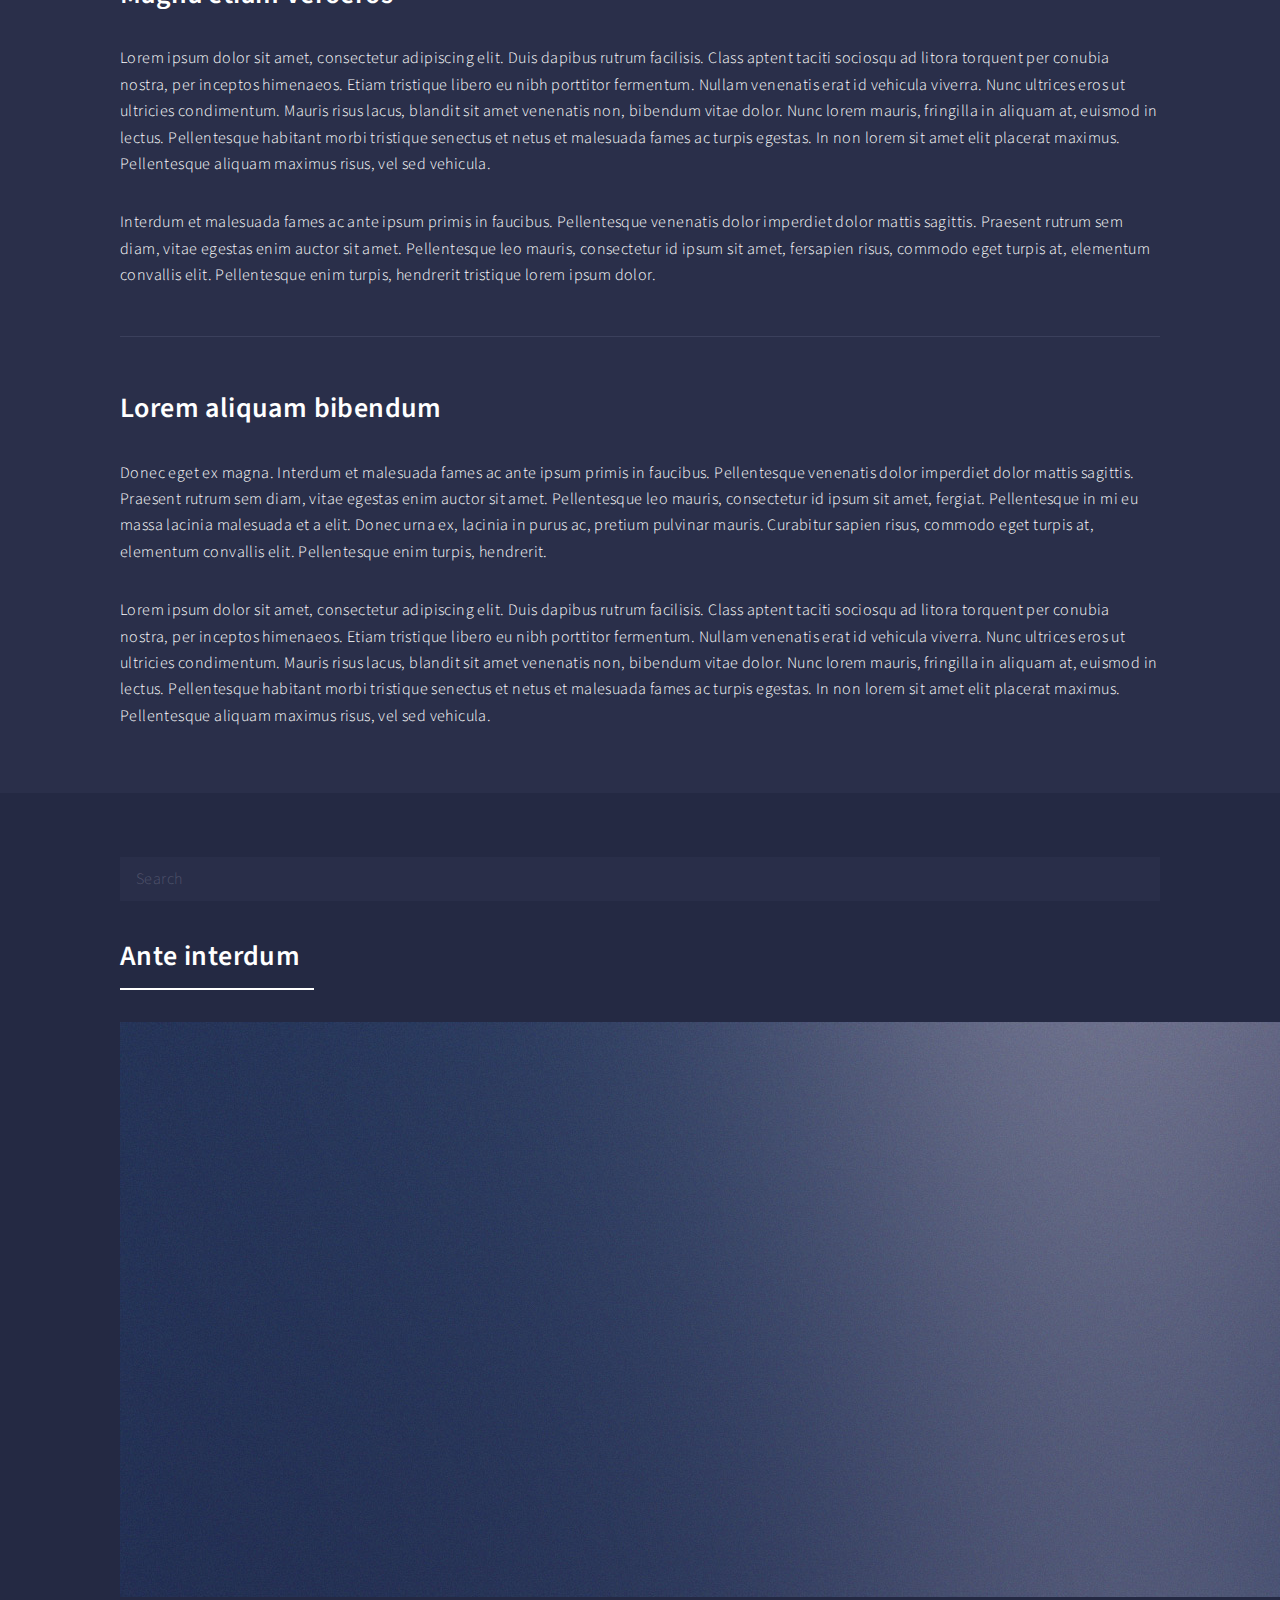
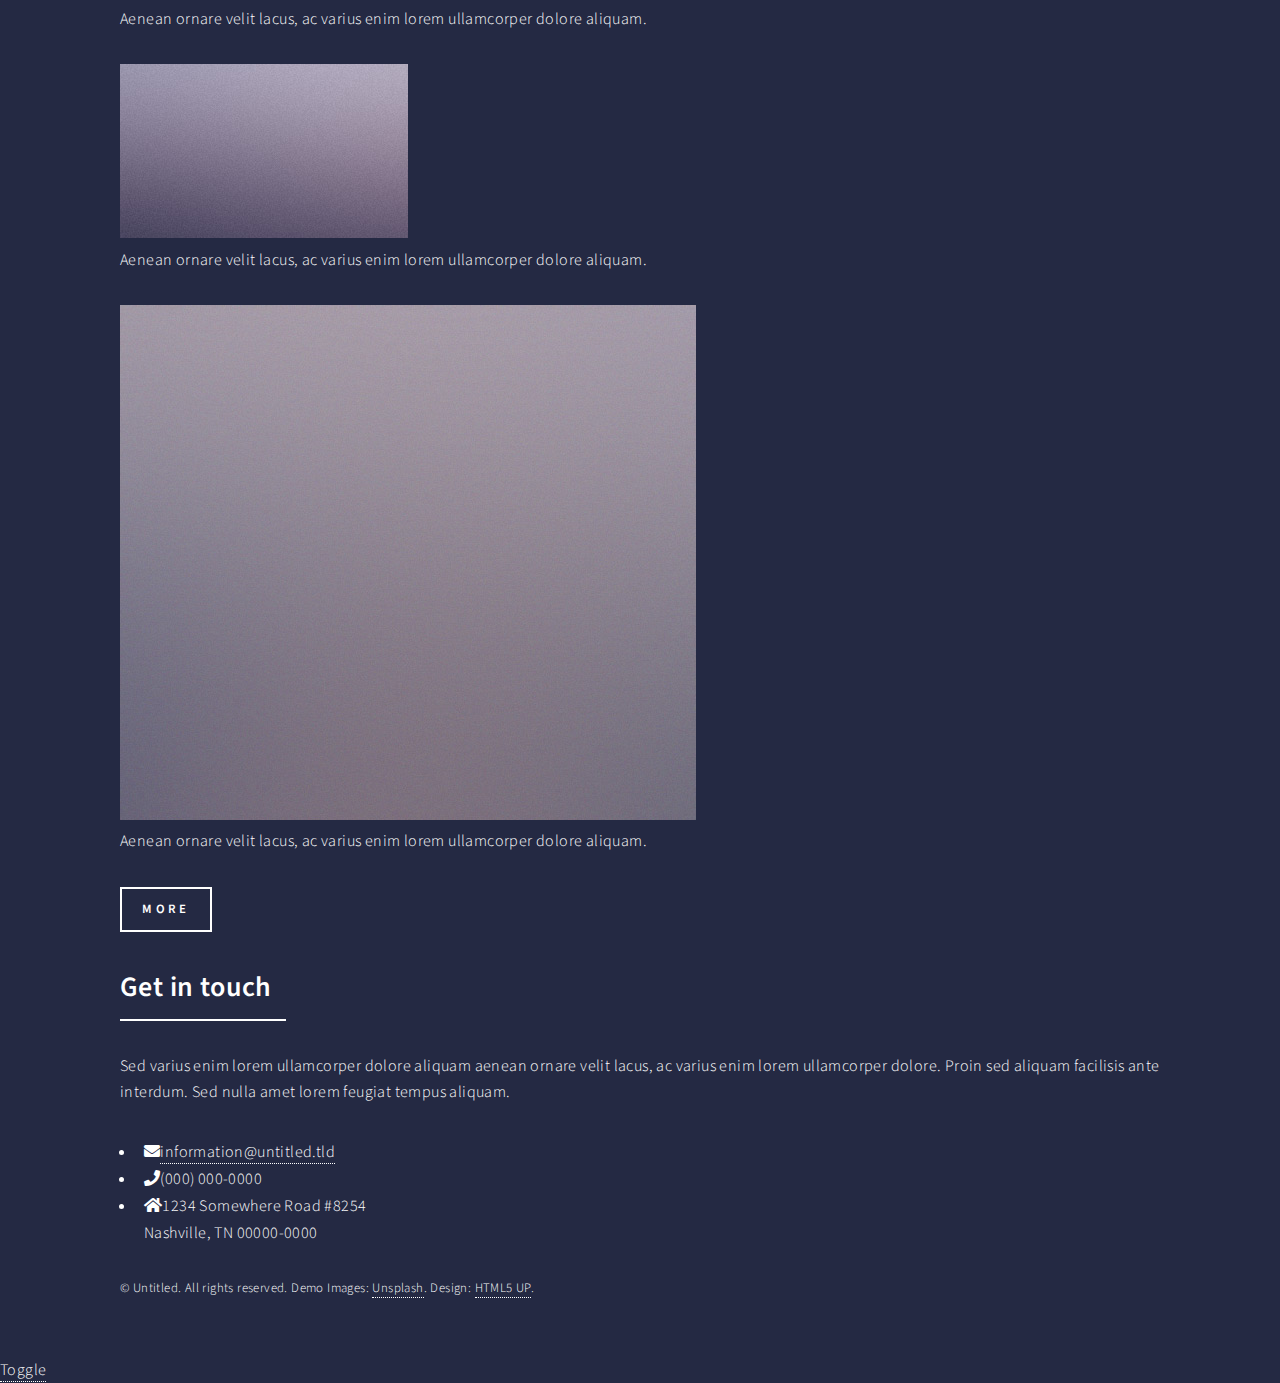
<file: Frontend/generic.html>
<!DOCTYPE HTML>
<!--
	Editorial by HTML5 UP
	html5up.net | @ajlkn
	Free for personal and commercial use under the CCA 3.0 license (html5up.net/license)
-->
<html>
	<head>
		<title>Generic - Editorial by HTML5 UP</title>
		<meta charset="utf-8" />
		<meta name="viewport" content="width=device-width, initial-scale=1, user-scalable=no" />
		<link rel="stylesheet" href="assets/css/main.css" />
	</head>
	<body class="is-preload">

		<!-- Wrapper -->
			<div id="wrapper">

				<!-- Main -->
					<div id="main">
						<div class="inner">

							<!-- Header -->
								<header id="header">
									<a href="index.html" class="logo"><strong>Editorial</strong> by HTML5 UP</a>
									<ul class="icons">
										<li><a href="#" class="icon brands fa-twitter"><span class="label">Twitter</span></a></li>
										<li><a href="#" class="icon brands fa-facebook-f"><span class="label">Facebook</span></a></li>
										<li><a href="#" class="icon brands fa-snapchat-ghost"><span class="label">Snapchat</span></a></li>
										<li><a href="#" class="icon brands fa-instagram"><span class="label">Instagram</span></a></li>
										<li><a href="#" class="icon brands fa-medium-m"><span class="label">Medium</span></a></li>
									</ul>
								</header>

							<!-- Content -->
								<section>
									<header class="main">
										<h1>Generic</h1>
									</header>

									<span class="image main"><img src="images/pic11.jpg" alt="" /></span>

									<p>Donec eget ex magna. Interdum et malesuada fames ac ante ipsum primis in faucibus. Pellentesque venenatis dolor imperdiet dolor mattis sagittis. Praesent rutrum sem diam, vitae egestas enim auctor sit amet. Pellentesque leo mauris, consectetur id ipsum sit amet, fergiat. Pellentesque in mi eu massa lacinia malesuada et a elit. Donec urna ex, lacinia in purus ac, pretium pulvinar mauris. Curabitur sapien risus, commodo eget turpis at, elementum convallis elit. Pellentesque enim turpis, hendrerit.</p>
									<p>Lorem ipsum dolor sit amet, consectetur adipiscing elit. Duis dapibus rutrum facilisis. Class aptent taciti sociosqu ad litora torquent per conubia nostra, per inceptos himenaeos. Etiam tristique libero eu nibh porttitor fermentum. Nullam venenatis erat id vehicula viverra. Nunc ultrices eros ut ultricies condimentum. Mauris risus lacus, blandit sit amet venenatis non, bibendum vitae dolor. Nunc lorem mauris, fringilla in aliquam at, euismod in lectus. Pellentesque habitant morbi tristique senectus et netus et malesuada fames ac turpis egestas. In non lorem sit amet elit placerat maximus. Pellentesque aliquam maximus risus, vel sed vehicula.</p>
									<p>Interdum et malesuada fames ac ante ipsum primis in faucibus. Pellentesque venenatis dolor imperdiet dolor mattis sagittis. Praesent rutrum sem diam, vitae egestas enim auctor sit amet. Pellentesque leo mauris, consectetur id ipsum sit amet, fersapien risus, commodo eget turpis at, elementum convallis elit. Pellentesque enim turpis, hendrerit tristique lorem ipsum dolor.</p>

									<hr class="major" />

									<h2>Interdum sed dapibus</h2>
									<p>Donec eget ex magna. Interdum et malesuada fames ac ante ipsum primis in faucibus. Pellentesque venenatis dolor imperdiet dolor mattis sagittis. Praesent rutrum sem diam, vitae egestas enim auctor sit amet. Pellentesque leo mauris, consectetur id ipsum sit amet, fergiat. Pellentesque in mi eu massa lacinia malesuada et a elit. Donec urna ex, lacinia in purus ac, pretium pulvinar mauris. Curabitur sapien risus, commodo eget turpis at, elementum convallis elit. Pellentesque enim turpis, hendrerit.</p>
									<p>Lorem ipsum dolor sit amet, consectetur adipiscing elit. Duis dapibus rutrum facilisis. Class aptent taciti sociosqu ad litora torquent per conubia nostra, per inceptos himenaeos. Etiam tristique libero eu nibh porttitor fermentum. Nullam venenatis erat id vehicula viverra. Nunc ultrices eros ut ultricies condimentum. Mauris risus lacus, blandit sit amet venenatis non, bibendum vitae dolor. Nunc lorem mauris, fringilla in aliquam at, euismod in lectus. Pellentesque habitant morbi tristique senectus et netus et malesuada fames ac turpis egestas. In non lorem sit amet elit placerat maximus. Pellentesque aliquam maximus risus, vel sed vehicula. Interdum et malesuada fames ac ante ipsum primis in faucibus. Pellentesque venenatis dolor imperdiet dolor mattis sagittis. Praesent rutrum sem diam, vitae egestas enim auctor sit amet. Pellentesque leo mauris, consectetur id ipsum sit amet, fersapien risus, commodo eget turpis at, elementum convallis elit. Pellentesque enim turpis, hendrerit tristique lorem ipsum dolor.</p>

									<hr class="major" />

									<h2>Magna etiam veroeros</h2>
									<p>Lorem ipsum dolor sit amet, consectetur adipiscing elit. Duis dapibus rutrum facilisis. Class aptent taciti sociosqu ad litora torquent per conubia nostra, per inceptos himenaeos. Etiam tristique libero eu nibh porttitor fermentum. Nullam venenatis erat id vehicula viverra. Nunc ultrices eros ut ultricies condimentum. Mauris risus lacus, blandit sit amet venenatis non, bibendum vitae dolor. Nunc lorem mauris, fringilla in aliquam at, euismod in lectus. Pellentesque habitant morbi tristique senectus et netus et malesuada fames ac turpis egestas. In non lorem sit amet elit placerat maximus. Pellentesque aliquam maximus risus, vel sed vehicula.</p>
									<p>Interdum et malesuada fames ac ante ipsum primis in faucibus. Pellentesque venenatis dolor imperdiet dolor mattis sagittis. Praesent rutrum sem diam, vitae egestas enim auctor sit amet. Pellentesque leo mauris, consectetur id ipsum sit amet, fersapien risus, commodo eget turpis at, elementum convallis elit. Pellentesque enim turpis, hendrerit tristique lorem ipsum dolor.</p>

									<hr class="major" />

									<h2>Lorem aliquam bibendum</h2>
									<p>Donec eget ex magna. Interdum et malesuada fames ac ante ipsum primis in faucibus. Pellentesque venenatis dolor imperdiet dolor mattis sagittis. Praesent rutrum sem diam, vitae egestas enim auctor sit amet. Pellentesque leo mauris, consectetur id ipsum sit amet, fergiat. Pellentesque in mi eu massa lacinia malesuada et a elit. Donec urna ex, lacinia in purus ac, pretium pulvinar mauris. Curabitur sapien risus, commodo eget turpis at, elementum convallis elit. Pellentesque enim turpis, hendrerit.</p>
									<p>Lorem ipsum dolor sit amet, consectetur adipiscing elit. Duis dapibus rutrum facilisis. Class aptent taciti sociosqu ad litora torquent per conubia nostra, per inceptos himenaeos. Etiam tristique libero eu nibh porttitor fermentum. Nullam venenatis erat id vehicula viverra. Nunc ultrices eros ut ultricies condimentum. Mauris risus lacus, blandit sit amet venenatis non, bibendum vitae dolor. Nunc lorem mauris, fringilla in aliquam at, euismod in lectus. Pellentesque habitant morbi tristique senectus et netus et malesuada fames ac turpis egestas. In non lorem sit amet elit placerat maximus. Pellentesque aliquam maximus risus, vel sed vehicula.</p>

								</section>

						</div>
					</div>

				<!-- Sidebar -->
					<div id="sidebar">
						<div class="inner">

							<!-- Search -->
								<section id="search" class="alt">
									<form method="post" action="#">
										<input type="text" name="query" id="query" placeholder="Search" />
									</form>
								</section>

							<!-- Menu -->
								<nav id="menu">
									<header class="major">
										<h2>Menu</h2>
									</header>
									<ul>
										<li><a href="index.html">Homepage</a></li>
										<li><a href="generic.html">Generic</a></li>
										<li><a href="elements.html">Elements</a></li>
										<li>
											<span class="opener">Submenu</span>
											<ul>
												<li><a href="#">Lorem Dolor</a></li>
												<li><a href="#">Ipsum Adipiscing</a></li>
												<li><a href="#">Tempus Magna</a></li>
												<li><a href="#">Feugiat Veroeros</a></li>
											</ul>
										</li>
										<li><a href="#">Etiam Dolore</a></li>
										<li><a href="#">Adipiscing</a></li>
										<li>
											<span class="opener">Another Submenu</span>
											<ul>
												<li><a href="#">Lorem Dolor</a></li>
												<li><a href="#">Ipsum Adipiscing</a></li>
												<li><a href="#">Tempus Magna</a></li>
												<li><a href="#">Feugiat Veroeros</a></li>
											</ul>
										</li>
										<li><a href="#">Maximus Erat</a></li>
										<li><a href="#">Sapien Mauris</a></li>
										<li><a href="#">Amet Lacinia</a></li>
									</ul>
								</nav>

							<!-- Section -->
								<section>
									<header class="major">
										<h2>Ante interdum</h2>
									</header>
									<div class="mini-posts">
										<article>
											<a href="#" class="image"><img src="images/pic07.jpg" alt="" /></a>
											<p>Aenean ornare velit lacus, ac varius enim lorem ullamcorper dolore aliquam.</p>
										</article>
										<article>
											<a href="#" class="image"><img src="images/pic08.jpg" alt="" /></a>
											<p>Aenean ornare velit lacus, ac varius enim lorem ullamcorper dolore aliquam.</p>
										</article>
										<article>
											<a href="#" class="image"><img src="images/pic09.jpg" alt="" /></a>
											<p>Aenean ornare velit lacus, ac varius enim lorem ullamcorper dolore aliquam.</p>
										</article>
									</div>
									<ul class="actions">
										<li><a href="#" class="button">More</a></li>
									</ul>
								</section>

							<!-- Section -->
								<section>
									<header class="major">
										<h2>Get in touch</h2>
									</header>
									<p>Sed varius enim lorem ullamcorper dolore aliquam aenean ornare velit lacus, ac varius enim lorem ullamcorper dolore. Proin sed aliquam facilisis ante interdum. Sed nulla amet lorem feugiat tempus aliquam.</p>
									<ul class="contact">
										<li class="icon solid fa-envelope"><a href="#">information@untitled.tld</a></li>
										<li class="icon solid fa-phone">(000) 000-0000</li>
										<li class="icon solid fa-home">1234 Somewhere Road #8254<br />
										Nashville, TN 00000-0000</li>
									</ul>
								</section>

							<!-- Footer -->
								<footer id="footer">
									<p class="copyright">&copy; Untitled. All rights reserved. Demo Images: <a href="https://unsplash.com">Unsplash</a>. Design: <a href="https://html5up.net">HTML5 UP</a>.</p>
								</footer>

						</div>
					</div>

			</div>

		<!-- Scripts -->
			<script src="assets/js/jquery.min.js"></script>
			<script src="assets/js/browser.min.js"></script>
			<script src="assets/js/breakpoints.min.js"></script>
			<script src="assets/js/util.js"></script>
			<script src="assets/js/main.js"></script>

	</body>
</html>
</file>
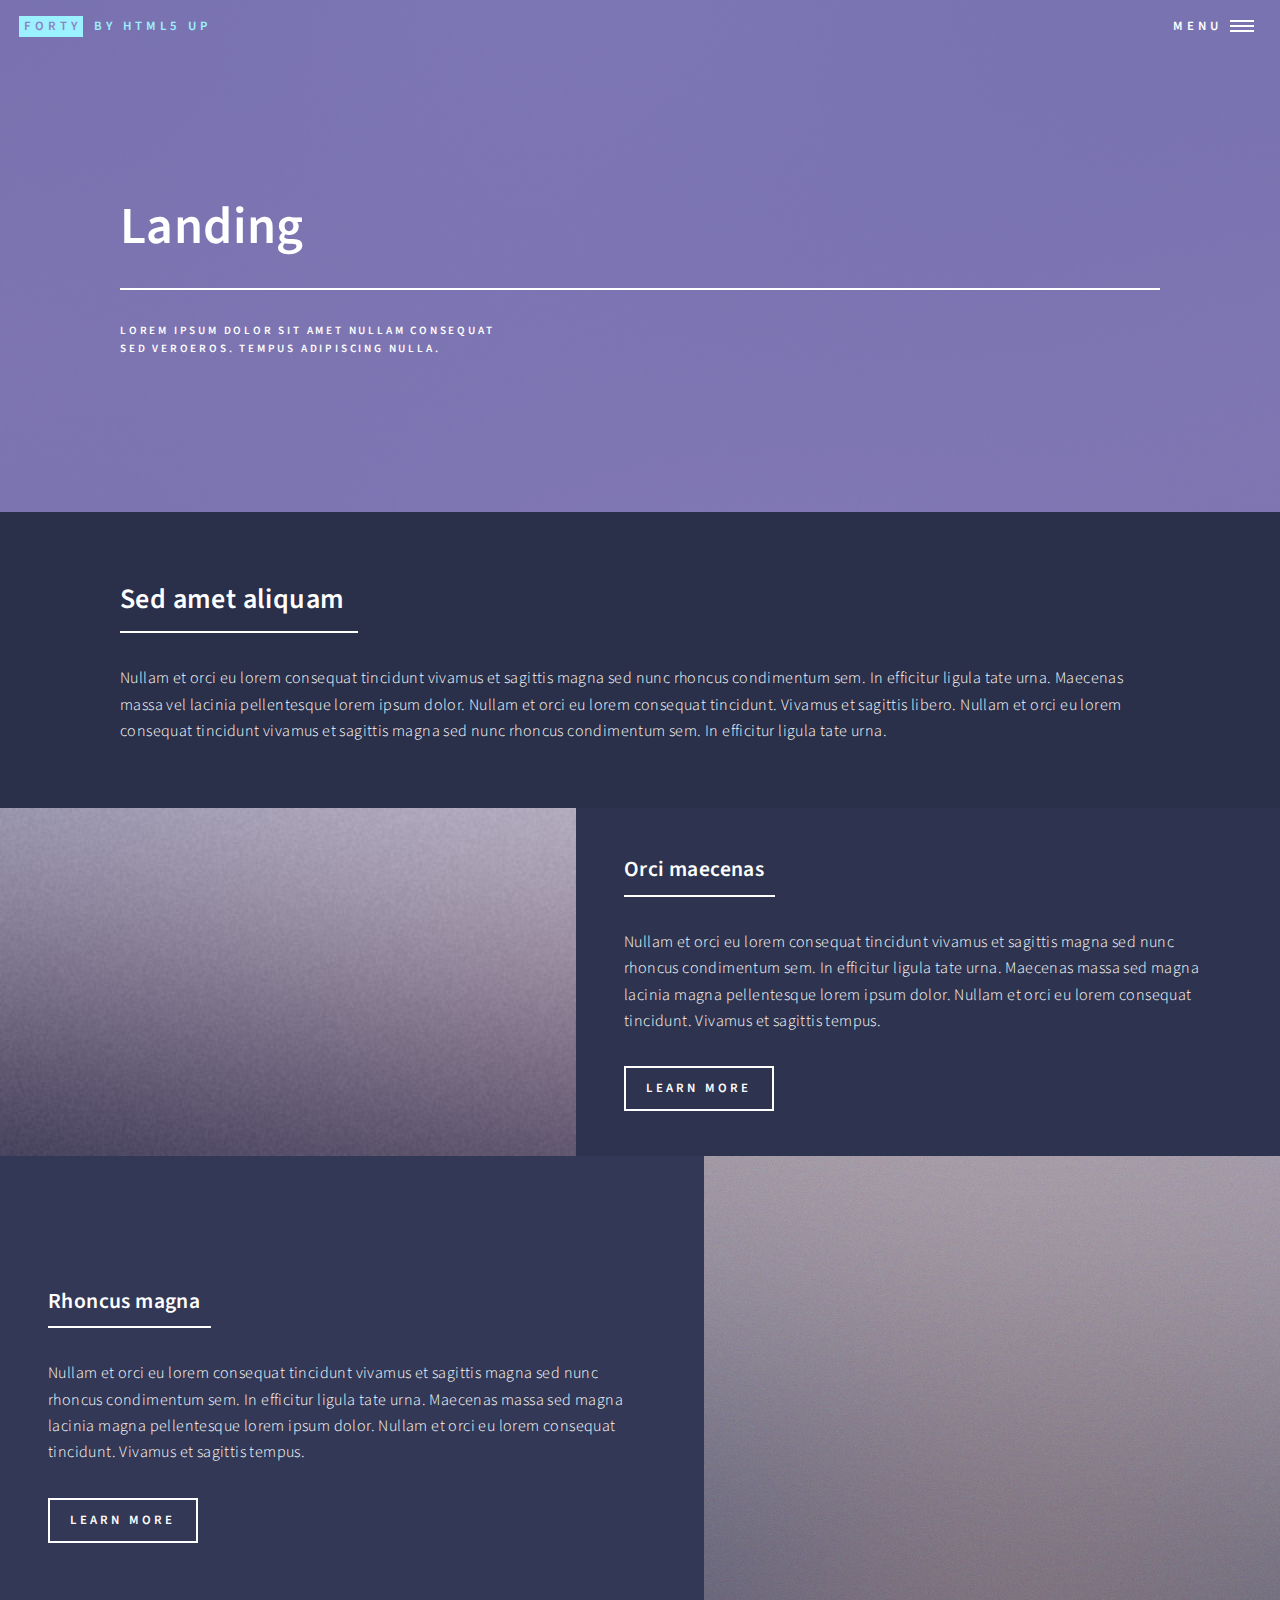
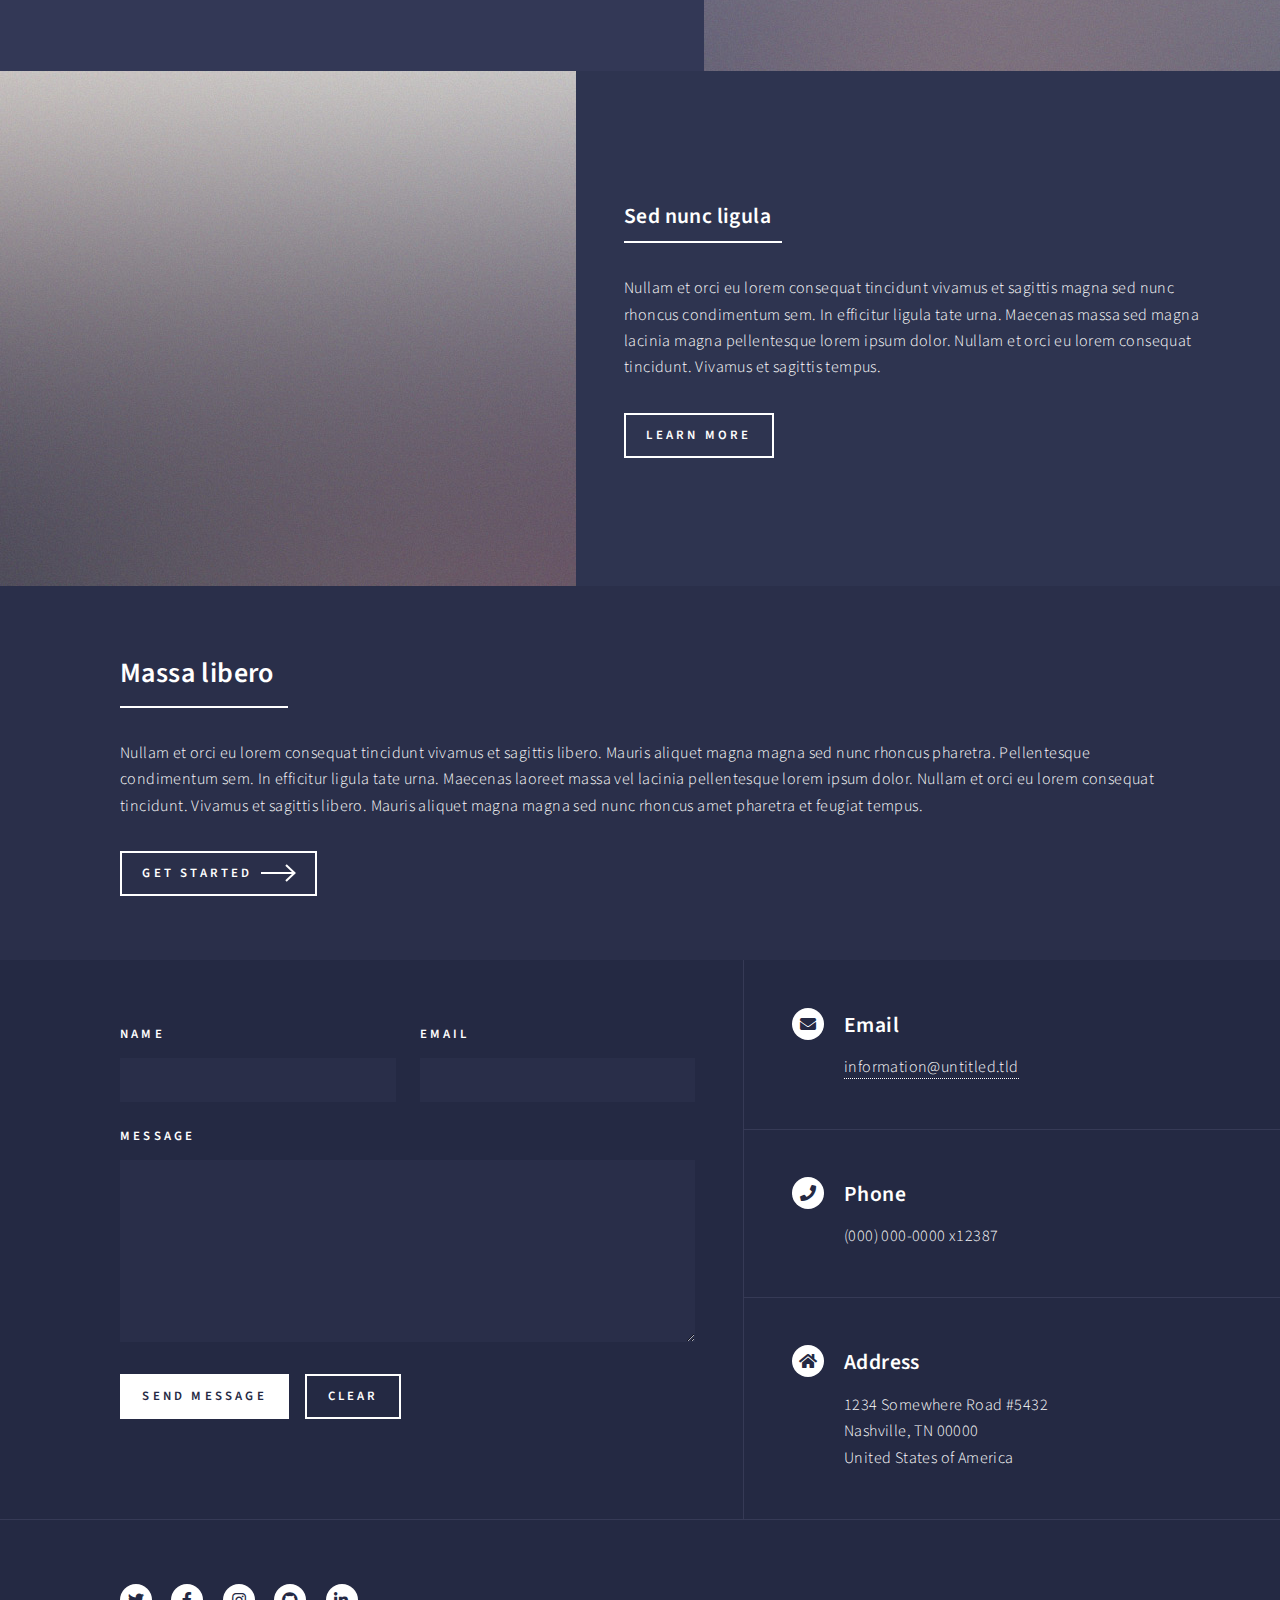
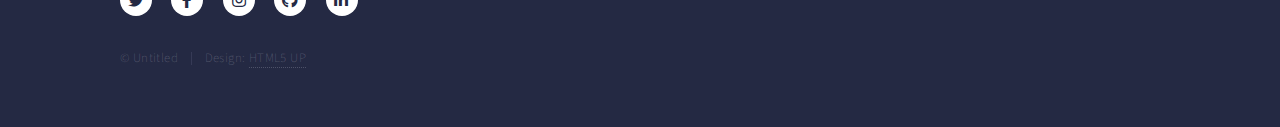
<file: Frontend/landing.html>
<!DOCTYPE HTML>
<!--
	Forty by HTML5 UP
	html5up.net | @ajlkn
	Free for personal and commercial use under the CCA 3.0 license (html5up.net/license)
-->
<html>
	<head>
		<title>Landing - Forty by HTML5 UP</title>
		<meta charset="utf-8" />
		<meta name="viewport" content="width=device-width, initial-scale=1, user-scalable=no" />
		<link rel="stylesheet" href="assets/css/main.css" />
		<noscript><link rel="stylesheet" href="assets/css/noscript.css" /></noscript>
	</head>
	<body class="is-preload">

		<!-- Wrapper -->
			<div id="wrapper">

				<!-- Header -->
				<!-- Note: The "styleN" class below should match that of the banner element. -->
					<header id="header" class="alt style2">
						<a href="index.html" class="logo"><strong>Forty</strong> <span>by HTML5 UP</span></a>
						<nav>
							<a href="#menu">Menu</a>
						</nav>
					</header>

				<!-- Menu -->
					<nav id="menu">
						<ul class="links">
							<li><a href="index.html">Home</a></li>
							<li><a href="landing.html">Landing</a></li>
							<li><a href="generic.html">Generic</a></li>
							<li><a href="elements.html">Elements</a></li>
						</ul>
						<ul class="actions stacked">
							<li><a href="#" class="button primary fit">Get Started</a></li>
							<li><a href="#" class="button fit">Log In</a></li>
						</ul>
					</nav>

				<!-- Banner -->
				<!-- Note: The "styleN" class below should match that of the header element. -->
					<section id="banner" class="style2">
						<div class="inner">
							<span class="image">
								<img src="images/pic07.jpg" alt="" />
							</span>
							<header class="major">
								<h1>Landing</h1>
							</header>
							<div class="content">
								<p>Lorem ipsum dolor sit amet nullam consequat<br />
								sed veroeros. tempus adipiscing nulla.</p>
							</div>
						</div>
					</section>

				<!-- Main -->
					<div id="main">

						<!-- One -->
							<section id="one">
								<div class="inner">
									<header class="major">
										<h2>Sed amet aliquam</h2>
									</header>
									<p>Nullam et orci eu lorem consequat tincidunt vivamus et sagittis magna sed nunc rhoncus condimentum sem. In efficitur ligula tate urna. Maecenas massa vel lacinia pellentesque lorem ipsum dolor. Nullam et orci eu lorem consequat tincidunt. Vivamus et sagittis libero. Nullam et orci eu lorem consequat tincidunt vivamus et sagittis magna sed nunc rhoncus condimentum sem. In efficitur ligula tate urna.</p>
								</div>
							</section>

						<!-- Two -->
							<section id="two" class="spotlights">
								<section>
									<a href="generic.html" class="image">
										<img src="images/pic08.jpg" alt="" data-position="center center" />
									</a>
									<div class="content">
										<div class="inner">
											<header class="major">
												<h3>Orci maecenas</h3>
											</header>
											<p>Nullam et orci eu lorem consequat tincidunt vivamus et sagittis magna sed nunc rhoncus condimentum sem. In efficitur ligula tate urna. Maecenas massa sed magna lacinia magna pellentesque lorem ipsum dolor. Nullam et orci eu lorem consequat tincidunt. Vivamus et sagittis tempus.</p>
											<ul class="actions">
												<li><a href="generic.html" class="button">Learn more</a></li>
											</ul>
										</div>
									</div>
								</section>
								<section>
									<a href="generic.html" class="image">
										<img src="images/pic09.jpg" alt="" data-position="top center" />
									</a>
									<div class="content">
										<div class="inner">
											<header class="major">
												<h3>Rhoncus magna</h3>
											</header>
											<p>Nullam et orci eu lorem consequat tincidunt vivamus et sagittis magna sed nunc rhoncus condimentum sem. In efficitur ligula tate urna. Maecenas massa sed magna lacinia magna pellentesque lorem ipsum dolor. Nullam et orci eu lorem consequat tincidunt. Vivamus et sagittis tempus.</p>
											<ul class="actions">
												<li><a href="generic.html" class="button">Learn more</a></li>
											</ul>
										</div>
									</div>
								</section>
								<section>
									<a href="generic.html" class="image">
										<img src="images/pic10.jpg" alt="" data-position="25% 25%" />
									</a>
									<div class="content">
										<div class="inner">
											<header class="major">
												<h3>Sed nunc ligula</h3>
											</header>
											<p>Nullam et orci eu lorem consequat tincidunt vivamus et sagittis magna sed nunc rhoncus condimentum sem. In efficitur ligula tate urna. Maecenas massa sed magna lacinia magna pellentesque lorem ipsum dolor. Nullam et orci eu lorem consequat tincidunt. Vivamus et sagittis tempus.</p>
											<ul class="actions">
												<li><a href="generic.html" class="button">Learn more</a></li>
											</ul>
										</div>
									</div>
								</section>
							</section>

						<!-- Three -->
							<section id="three">
								<div class="inner">
									<header class="major">
										<h2>Massa libero</h2>
									</header>
									<p>Nullam et orci eu lorem consequat tincidunt vivamus et sagittis libero. Mauris aliquet magna magna sed nunc rhoncus pharetra. Pellentesque condimentum sem. In efficitur ligula tate urna. Maecenas laoreet massa vel lacinia pellentesque lorem ipsum dolor. Nullam et orci eu lorem consequat tincidunt. Vivamus et sagittis libero. Mauris aliquet magna magna sed nunc rhoncus amet pharetra et feugiat tempus.</p>
									<ul class="actions">
										<li><a href="generic.html" class="button next">Get Started</a></li>
									</ul>
								</div>
							</section>

					</div>

				<!-- Contact -->
					<section id="contact">
						<div class="inner">
							<section>
								<form method="post" action="#">
									<div class="fields">
										<div class="field half">
											<label for="name">Name</label>
											<input type="text" name="name" id="name" />
										</div>
										<div class="field half">
											<label for="email">Email</label>
											<input type="text" name="email" id="email" />
										</div>
										<div class="field">
											<label for="message">Message</label>
											<textarea name="message" id="message" rows="6"></textarea>
										</div>
									</div>
									<ul class="actions">
										<li><input type="submit" value="Send Message" class="primary" /></li>
										<li><input type="reset" value="Clear" /></li>
									</ul>
								</form>
							</section>
							<section class="split">
								<section>
									<div class="contact-method">
										<span class="icon solid alt fa-envelope"></span>
										<h3>Email</h3>
										<a href="#">information@untitled.tld</a>
									</div>
								</section>
								<section>
									<div class="contact-method">
										<span class="icon solid alt fa-phone"></span>
										<h3>Phone</h3>
										<span>(000) 000-0000 x12387</span>
									</div>
								</section>
								<section>
									<div class="contact-method">
										<span class="icon solid alt fa-home"></span>
										<h3>Address</h3>
										<span>1234 Somewhere Road #5432<br />
										Nashville, TN 00000<br />
										United States of America</span>
									</div>
								</section>
							</section>
						</div>
					</section>

				<!-- Footer -->
					<footer id="footer">
						<div class="inner">
							<ul class="icons">
								<li><a href="#" class="icon brands alt fa-twitter"><span class="label">Twitter</span></a></li>
								<li><a href="#" class="icon brands alt fa-facebook-f"><span class="label">Facebook</span></a></li>
								<li><a href="#" class="icon brands alt fa-instagram"><span class="label">Instagram</span></a></li>
								<li><a href="#" class="icon brands alt fa-github"><span class="label">GitHub</span></a></li>
								<li><a href="#" class="icon brands alt fa-linkedin-in"><span class="label">LinkedIn</span></a></li>
							</ul>
							<ul class="copyright">
								<li>&copy; Untitled</li><li>Design: <a href="https://html5up.net">HTML5 UP</a></li>
							</ul>
						</div>
					</footer>

			</div>

		<!-- Scripts -->
			<script src="assets/js/jquery.min.js"></script>
			<script src="assets/js/jquery.scrolly.min.js"></script>
			<script src="assets/js/jquery.scrollex.min.js"></script>
			<script src="assets/js/browser.min.js"></script>
			<script src="assets/js/breakpoints.min.js"></script>
			<script src="assets/js/util.js"></script>
			<script src="assets/js/main.js"></script>

	</body>
</html>
</file>
<file: Frontend/assets/css/noscript.css>
/*
	Forty by HTML5 UP
	html5up.net | @ajlkn
	Free for personal and commercial use under the CCA 3.0 license (html5up.net/license)
*/

/* Banner */

	body.is-preload #banner:after {
		opacity: 0.85;
	}

	body.is-preload #banner > .inner {
		-moz-filter: none;
		-webkit-filter: none;
		-ms-filter: none;
		filter: none;
		-moz-transform: none;
		-webkit-transform: none;
		-ms-transform: none;
		transform: none;
		opacity: 1;
	}
</file>
<file: Frontend/assets/css/main.css>
@import url(fontawesome-all.min.css);
@import url("https://fonts.googleapis.com/css?family=Source+Sans+Pro:300,300italic,600,600italic");

/*
	Forty by HTML5 UP
	html5up.net | @ajlkn
	Free for personal and commercial use under the CCA 3.0 license (html5up.net/license)
*/

html, body, div, span, applet, object,
iframe, h1, h2, h3, h4, h5, h6, p, blockquote,
pre, a, abbr, acronym, address, big, cite,
code, del, dfn, em, img, ins, kbd, q, s, samp,
small, strike, strong, sub, sup, tt, var, b,
u, i, center, dl, dt, dd, ol, ul, li, fieldset,
form, label, legend, table, caption, tbody,
tfoot, thead, tr, th, td, article, aside,
canvas, details, embed, figure, figcaption,
footer, header, hgroup, menu, nav, output, ruby,
section, summary, time, mark, audio, video {
	margin: 0;
	padding: 0;
	border: 0;
	font-size: 100%;
	font: inherit;
	vertical-align: baseline;}

article, aside, details, figcaption, figure,
footer, header, hgroup, menu, nav, section {
	display: block;}

body {
	line-height: 1;
}

ol, ul {
	list-style: none;
}

blockquote, q {
	quotes: none;
}

	blockquote:before, blockquote:after, q:before, q:after {
		content: '';
		content: none;
	}

table {
	border-collapse: collapse;
	border-spacing: 0;
}

body {
	-webkit-text-size-adjust: none;
}

mark {
	background-color: transparent;
	color: inherit;
}

input::-moz-focus-inner {
	border: 0;
	padding: 0;
}

input, select, textarea {
	-moz-appearance: none;
	-webkit-appearance: none;
	-ms-appearance: none;
	appearance: none;
}

/* Basic */

	@-ms-viewport {
		width: device-width;
	}

	body {
		-ms-overflow-style: scrollbar;
	}

	@media screen and (max-width: 480px) {

		html, body {
			min-width: 320px;
		}

	}

	html {
		box-sizing: border-box;
	}

	*, *:before, *:after {
		box-sizing: inherit;
	}

	body {
		background: #242943;
	}

		body.is-preload *, body.is-preload *:before, body.is-preload *:after {
			-moz-animation: none !important;
			-webkit-animation: none !important;
			-ms-animation: none !important;
			animation: none !important;
			-moz-transition: none !important;
			-webkit-transition: none !important;
			-ms-transition: none !important;
			transition: none !important;
		}

/* Type */

	body, input, select, textarea {
		color: #ffffff;
		font-family: "Source Sans Pro", Helvetica, sans-serif;
		font-size: 17pt;
		font-weight: 300;
		letter-spacing: 0.025em;
		line-height: 1.65;
	}

		@media screen and (max-width: 1680px) {

			body, input, select, textarea {
				font-size: 14pt;
			}

		}

		@media screen and (max-width: 1280px) {

			body, input, select, textarea {
				font-size: 12pt;
			}

		}

		@media screen and (max-width: 360px) {

			body, input, select, textarea {
				font-size: 11pt;
			}

		}

	a {
		-moz-transition: color 0.2s ease-in-out, border-bottom-color 0.2s ease-in-out;
		-webkit-transition: color 0.2s ease-in-out, border-bottom-color 0.2s ease-in-out;
		-ms-transition: color 0.2s ease-in-out, border-bottom-color 0.2s ease-in-out;
		transition: color 0.2s ease-in-out, border-bottom-color 0.2s ease-in-out;
		border-bottom: dotted 1px;
		color: inherit;
		text-decoration: none;
	}

		a:hover {
			border-bottom-color: transparent;
			color: #9bf1ff !important;
		}

		a:active {
			color: #53e3fb !important;
		}

	strong, b {
		color: #ffffff;
		font-weight: 600;
	}

	em, i {
		font-style: italic;
	}

	p {
		margin: 0 0 2em 0;
	}

	h1, h2, h3, h4, h5, h6 {
		color: #ffffff;
		font-weight: 600;
		line-height: 1.65;
		margin: 0 0 1em 0;
	}

		h1 a, h2 a, h3 a, h4 a, h5 a, h6 a {
			color: inherit;
			border-bottom: 0;
		}

	h1 {
		font-size: 2.5em;
	}

	h2 {
		font-size: 1.75em;
	}

	h3 {
		font-size: 1.35em;
	}

	h4 {
		font-size: 1.1em;
	}

	h5 {
		font-size: 0.9em;
	}

	h6 {
		font-size: 0.7em;
	}

	@media screen and (max-width: 736px) {

		h1 {
			font-size: 2em;
		}

		h2 {
			font-size: 1.5em;
		}

		h3 {
			font-size: 1.25em;
		}

	}

	sub {
		font-size: 0.8em;
		position: relative;
		top: 0.5em;
	}

	sup {
		font-size: 0.8em;
		position: relative;
		top: -0.5em;
	}

	blockquote {
		border-left: solid 4px rgba(212, 212, 255, 0.1);
		font-style: italic;
		margin: 0 0 2em 0;
		padding: 0.5em 0 0.5em 2em;
	}

	code {
		background: rgba(212, 212, 255, 0.035);
		font-family: "Courier New", monospace;
		font-size: 0.9em;
		margin: 0 0.25em;
		padding: 0.25em 0.65em;
	}

	pre {
		-webkit-overflow-scrolling: touch;
		font-family: "Courier New", monospace;
		font-size: 0.9em;
		margin: 0 0 2em 0;
	}

		pre code {
			display: block;
			line-height: 1.75;
			padding: 1em 1.5em;
			overflow-x: auto;
		}

	hr {
		border: 0;
		border-bottom: solid 1px rgba(212, 212, 255, 0.1);
		margin: 2em 0;
	}

		hr.major {
			margin: 3em 0;
		}

	.align-left {
		text-align: left;
	}

	.align-center {
		text-align: center;
	}

	.align-right {
		text-align: right;
	}

/* Row */

	.row {
		display: flex;
		flex-wrap: wrap;
		box-sizing: border-box;
		align-items: stretch;
	}

		.row > * {
			box-sizing: border-box;
		}

		.row.gtr-uniform > * > :last-child {
			margin-bottom: 0;
		}

		.row.aln-left {
			justify-content: flex-start;
		}

		.row.aln-center {
			justify-content: center;
		}

		.row.aln-right {
			justify-content: flex-end;
		}

		.row.aln-top {
			align-items: flex-start;
		}

		.row.aln-middle {
			align-items: center;
		}

		.row.aln-bottom {
			align-items: flex-end;
		}

		.row > .imp {
			order: -1;
		}

		.row > .col-1 {
			width: 8.33333%;
		}

		.row > .off-1 {
			margin-left: 8.33333%;
		}

		.row > .col-2 {
			width: 16.66667%;
		}

		.row > .off-2 {
			margin-left: 16.66667%;
		}

		.row > .col-3 {
			width: 25%;
		}

		.row > .off-3 {
			margin-left: 25%;
		}

		.row > .col-4 {
			width: 33.33333%;
		}

		.row > .off-4 {
			margin-left: 33.33333%;
		}

		.row > .col-5 {
			width: 41.66667%;
		}

		.row > .off-5 {
			margin-left: 41.66667%;
		}

		.row > .col-6 {
			width: 50%;
		}

		.row > .off-6 {
			margin-left: 50%;
		}

		.row > .col-7 {
			width: 58.33333%;
		}

		.row > .off-7 {
			margin-left: 58.33333%;
		}

		.row > .col-8 {
			width: 66.66667%;
		}

		.row > .off-8 {
			margin-left: 66.66667%;
		}

		.row > .col-9 {
			width: 75%;
		}

		.row > .off-9 {
			margin-left: 75%;
		}

		.row > .col-10 {
			width: 83.33333%;
		}

		.row > .off-10 {
			margin-left: 83.33333%;
		}

		.row > .col-11 {
			width: 91.66667%;
		}

		.row > .off-11 {
			margin-left: 91.66667%;
		}

		.row > .col-12 {
			width: 100%;
		}

		.row > .off-12 {
			margin-left: 100%;
		}

		.row.gtr-0 {
			margin-top: 0;
			margin-left: 0em;
		}

			.row.gtr-0 > * {
				padding: 0 0 0 0em;
			}

			.row.gtr-0.gtr-uniform {
				margin-top: 0em;
			}

				.row.gtr-0.gtr-uniform > * {
					padding-top: 0em;
				}

		.row.gtr-25 {
			margin-top: 0;
			margin-left: -0.5em;
		}

			.row.gtr-25 > * {
				padding: 0 0 0 0.5em;
			}

			.row.gtr-25.gtr-uniform {
				margin-top: -0.5em;
			}

				.row.gtr-25.gtr-uniform > * {
					padding-top: 0.5em;
				}

		.row.gtr-50 {
			margin-top: 0;
			margin-left: -1em;
		}

			.row.gtr-50 > * {
				padding: 0 0 0 1em;
			}

			.row.gtr-50.gtr-uniform {
				margin-top: -1em;
			}

				.row.gtr-50.gtr-uniform > * {
					padding-top: 1em;
				}

		.row {
			margin-top: 0;
			margin-left: -2em;
		}

			.row > * {
				padding: 0 0 0 2em;
			}

			.row.gtr-uniform {
				margin-top: -2em;
			}

				.row.gtr-uniform > * {
					padding-top: 2em;
				}

		.row.gtr-150 {
			margin-top: 0;
			margin-left: -3em;
		}

			.row.gtr-150 > * {
				padding: 0 0 0 3em;
			}

			.row.gtr-150.gtr-uniform {
				margin-top: -3em;
			}

				.row.gtr-150.gtr-uniform > * {
					padding-top: 3em;
				}

		.row.gtr-200 {
			margin-top: 0;
			margin-left: -4em;
		}

			.row.gtr-200 > * {
				padding: 0 0 0 4em;
			}

			.row.gtr-200.gtr-uniform {
				margin-top: -4em;
			}

				.row.gtr-200.gtr-uniform > * {
					padding-top: 4em;
				}

		@media screen and (max-width: 1680px) {

			.row {
				display: flex;
				flex-wrap: wrap;
				box-sizing: border-box;
				align-items: stretch;
			}

				.row > * {
					box-sizing: border-box;
				}

				.row.gtr-uniform > * > :last-child {
					margin-bottom: 0;
				}

				.row.aln-left {
					justify-content: flex-start;
				}

				.row.aln-center {
					justify-content: center;
				}

				.row.aln-right {
					justify-content: flex-end;
				}

				.row.aln-top {
					align-items: flex-start;
				}

				.row.aln-middle {
					align-items: center;
				}

				.row.aln-bottom {
					align-items: flex-end;
				}

				.row > .imp-xlarge {
					order: -1;
				}

				.row > .col-1-xlarge {
					width: 8.33333%;
				}

				.row > .off-1-xlarge {
					margin-left: 8.33333%;
				}

				.row > .col-2-xlarge {
					width: 16.66667%;
				}

				.row > .off-2-xlarge {
					margin-left: 16.66667%;
				}

				.row > .col-3-xlarge {
					width: 25%;
				}

				.row > .off-3-xlarge {
					margin-left: 25%;
				}

				.row > .col-4-xlarge {
					width: 33.33333%;
				}

				.row > .off-4-xlarge {
					margin-left: 33.33333%;
				}

				.row > .col-5-xlarge {
					width: 41.66667%;
				}

				.row > .off-5-xlarge {
					margin-left: 41.66667%;
				}

				.row > .col-6-xlarge {
					width: 50%;
				}

				.row > .off-6-xlarge {
					margin-left: 50%;
				}

				.row > .col-7-xlarge {
					width: 58.33333%;
				}

				.row > .off-7-xlarge {
					margin-left: 58.33333%;
				}

				.row > .col-8-xlarge {
					width: 66.66667%;
				}

				.row > .off-8-xlarge {
					margin-left: 66.66667%;
				}

				.row > .col-9-xlarge {
					width: 75%;
				}

				.row > .off-9-xlarge {
					margin-left: 75%;
				}

				.row > .col-10-xlarge {
					width: 83.33333%;
				}

				.row > .off-10-xlarge {
					margin-left: 83.33333%;
				}

				.row > .col-11-xlarge {
					width: 91.66667%;
				}

				.row > .off-11-xlarge {
					margin-left: 91.66667%;
				}

				.row > .col-12-xlarge {
					width: 100%;
				}

				.row > .off-12-xlarge {
					margin-left: 100%;
				}

				.row.gtr-0 {
					margin-top: 0;
					margin-left: 0em;
				}

					.row.gtr-0 > * {
						padding: 0 0 0 0em;
					}

					.row.gtr-0.gtr-uniform {
						margin-top: 0em;
					}

						.row.gtr-0.gtr-uniform > * {
							padding-top: 0em;
						}

				.row.gtr-25 {
					margin-top: 0;
					margin-left: -0.5em;
				}

					.row.gtr-25 > * {
						padding: 0 0 0 0.5em;
					}

					.row.gtr-25.gtr-uniform {
						margin-top: -0.5em;
					}

						.row.gtr-25.gtr-uniform > * {
							padding-top: 0.5em;
						}

				.row.gtr-50 {
					margin-top: 0;
					margin-left: -1em;
				}

					.row.gtr-50 > * {
						padding: 0 0 0 1em;
					}

					.row.gtr-50.gtr-uniform {
						margin-top: -1em;
					}

						.row.gtr-50.gtr-uniform > * {
							padding-top: 1em;
						}

				.row {
					margin-top: 0;
					margin-left: -2em;
				}

					.row > * {
						padding: 0 0 0 2em;
					}

					.row.gtr-uniform {
						margin-top: -2em;
					}

						.row.gtr-uniform > * {
							padding-top: 2em;
						}

				.row.gtr-150 {
					margin-top: 0;
					margin-left: -3em;
				}

					.row.gtr-150 > * {
						padding: 0 0 0 3em;
					}

					.row.gtr-150.gtr-uniform {
						margin-top: -3em;
					}

						.row.gtr-150.gtr-uniform > * {
							padding-top: 3em;
						}

				.row.gtr-200 {
					margin-top: 0;
					margin-left: -4em;
				}

					.row.gtr-200 > * {
						padding: 0 0 0 4em;
					}

					.row.gtr-200.gtr-uniform {
						margin-top: -4em;
					}

						.row.gtr-200.gtr-uniform > * {
							padding-top: 4em;
						}

		}

		@media screen and (max-width: 1280px) {

			.row {
				display: flex;
				flex-wrap: wrap;
				box-sizing: border-box;
				align-items: stretch;
			}

				.row > * {
					box-sizing: border-box;
				}

				.row.gtr-uniform > * > :last-child {
					margin-bottom: 0;
				}

				.row.aln-left {
					justify-content: flex-start;
				}

				.row.aln-center {
					justify-content: center;
				}

				.row.aln-right {
					justify-content: flex-end;
				}

				.row.aln-top {
					align-items: flex-start;
				}

				.row.aln-middle {
					align-items: center;
				}

				.row.aln-bottom {
					align-items: flex-end;
				}

				.row > .imp-large {
					order: -1;
				}

				.row > .col-1-large {
					width: 8.33333%;
				}

				.row > .off-1-large {
					margin-left: 8.33333%;
				}

				.row > .col-2-large {
					width: 16.66667%;
				}

				.row > .off-2-large {
					margin-left: 16.66667%;
				}

				.row > .col-3-large {
					width: 25%;
				}

				.row > .off-3-large {
					margin-left: 25%;
				}

				.row > .col-4-large {
					width: 33.33333%;
				}

				.row > .off-4-large {
					margin-left: 33.33333%;
				}

				.row > .col-5-large {
					width: 41.66667%;
				}

				.row > .off-5-large {
					margin-left: 41.66667%;
				}

				.row > .col-6-large {
					width: 50%;
				}

				.row > .off-6-large {
					margin-left: 50%;
				}

				.row > .col-7-large {
					width: 58.33333%;
				}

				.row > .off-7-large {
					margin-left: 58.33333%;
				}

				.row > .col-8-large {
					width: 66.66667%;
				}

				.row > .off-8-large {
					margin-left: 66.66667%;
				}

				.row > .col-9-large {
					width: 75%;
				}

				.row > .off-9-large {
					margin-left: 75%;
				}

				.row > .col-10-large {
					width: 83.33333%;
				}

				.row > .off-10-large {
					margin-left: 83.33333%;
				}

				.row > .col-11-large {
					width: 91.66667%;
				}

				.row > .off-11-large {
					margin-left: 91.66667%;
				}

				.row > .col-12-large {
					width: 100%;
				}

				.row > .off-12-large {
					margin-left: 100%;
				}

				.row.gtr-0 {
					margin-top: 0;
					margin-left: 0em;
				}

					.row.gtr-0 > * {
						padding: 0 0 0 0em;
					}

					.row.gtr-0.gtr-uniform {
						margin-top: 0em;
					}

						.row.gtr-0.gtr-uniform > * {
							padding-top: 0em;
						}

				.row.gtr-25 {
					margin-top: 0;
					margin-left: -0.375em;
				}

					.row.gtr-25 > * {
						padding: 0 0 0 0.375em;
					}

					.row.gtr-25.gtr-uniform {
						margin-top: -0.375em;
					}

						.row.gtr-25.gtr-uniform > * {
							padding-top: 0.375em;
						}

				.row.gtr-50 {
					margin-top: 0;
					margin-left: -0.75em;
				}

					.row.gtr-50 > * {
						padding: 0 0 0 0.75em;
					}

					.row.gtr-50.gtr-uniform {
						margin-top: -0.75em;
					}

						.row.gtr-50.gtr-uniform > * {
							padding-top: 0.75em;
						}

				.row {
					margin-top: 0;
					margin-left: -1.5em;
				}

					.row > * {
						padding: 0 0 0 1.5em;
					}

					.row.gtr-uniform {
						margin-top: -1.5em;
					}

						.row.gtr-uniform > * {
							padding-top: 1.5em;
						}

				.row.gtr-150 {
					margin-top: 0;
					margin-left: -2.25em;
				}

					.row.gtr-150 > * {
						padding: 0 0 0 2.25em;
					}

					.row.gtr-150.gtr-uniform {
						margin-top: -2.25em;
					}

						.row.gtr-150.gtr-uniform > * {
							padding-top: 2.25em;
						}

				.row.gtr-200 {
					margin-top: 0;
					margin-left: -3em;
				}

					.row.gtr-200 > * {
						padding: 0 0 0 3em;
					}

					.row.gtr-200.gtr-uniform {
						margin-top: -3em;
					}

						.row.gtr-200.gtr-uniform > * {
							padding-top: 3em;
						}

		}

		@media screen and (max-width: 980px) {

			.row {
				display: flex;
				flex-wrap: wrap;
				box-sizing: border-box;
				align-items: stretch;
			}

				.row > * {
					box-sizing: border-box;
				}

				.row.gtr-uniform > * > :last-child {
					margin-bottom: 0;
				}

				.row.aln-left {
					justify-content: flex-start;
				}

				.row.aln-center {
					justify-content: center;
				}

				.row.aln-right {
					justify-content: flex-end;
				}

				.row.aln-top {
					align-items: flex-start;
				}

				.row.aln-middle {
					align-items: center;
				}

				.row.aln-bottom {
					align-items: flex-end;
				}

				.row > .imp-medium {
					order: -1;
				}

				.row > .col-1-medium {
					width: 8.33333%;
				}

				.row > .off-1-medium {
					margin-left: 8.33333%;
				}

				.row > .col-2-medium {
					width: 16.66667%;
				}

				.row > .off-2-medium {
					margin-left: 16.66667%;
				}

				.row > .col-3-medium {
					width: 25%;
				}

				.row > .off-3-medium {
					margin-left: 25%;
				}

				.row > .col-4-medium {
					width: 33.33333%;
				}

				.row > .off-4-medium {
					margin-left: 33.33333%;
				}

				.row > .col-5-medium {
					width: 41.66667%;
				}

				.row > .off-5-medium {
					margin-left: 41.66667%;
				}

				.row > .col-6-medium {
					width: 50%;
				}

				.row > .off-6-medium {
					margin-left: 50%;
				}

				.row > .col-7-medium {
					width: 58.33333%;
				}

				.row > .off-7-medium {
					margin-left: 58.33333%;
				}

				.row > .col-8-medium {
					width: 66.66667%;
				}

				.row > .off-8-medium {
					margin-left: 66.66667%;
				}

				.row > .col-9-medium {
					width: 75%;
				}

				.row > .off-9-medium {
					margin-left: 75%;
				}

				.row > .col-10-medium {
					width: 83.33333%;
				}

				.row > .off-10-medium {
					margin-left: 83.33333%;
				}

				.row > .col-11-medium {
					width: 91.66667%;
				}

				.row > .off-11-medium {
					margin-left: 91.66667%;
				}

				.row > .col-12-medium {
					width: 100%;
				}

				.row > .off-12-medium {
					margin-left: 100%;
				}

				.row.gtr-0 {
					margin-top: 0;
					margin-left: 0em;
				}

					.row.gtr-0 > * {
						padding: 0 0 0 0em;
					}

					.row.gtr-0.gtr-uniform {
						margin-top: 0em;
					}

						.row.gtr-0.gtr-uniform > * {
							padding-top: 0em;
						}

				.row.gtr-25 {
					margin-top: 0;
					margin-left: -0.375em;
				}

					.row.gtr-25 > * {
						padding: 0 0 0 0.375em;
					}

					.row.gtr-25.gtr-uniform {
						margin-top: -0.375em;
					}

						.row.gtr-25.gtr-uniform > * {
							padding-top: 0.375em;
						}

				.row.gtr-50 {
					margin-top: 0;
					margin-left: -0.75em;
				}

					.row.gtr-50 > * {
						padding: 0 0 0 0.75em;
					}

					.row.gtr-50.gtr-uniform {
						margin-top: -0.75em;
					}

						.row.gtr-50.gtr-uniform > * {
							padding-top: 0.75em;
						}

				.row {
					margin-top: 0;
					margin-left: -1.5em;
				}

					.row > * {
						padding: 0 0 0 1.5em;
					}

					.row.gtr-uniform {
						margin-top: -1.5em;
					}

						.row.gtr-uniform > * {
							padding-top: 1.5em;
						}

				.row.gtr-150 {
					margin-top: 0;
					margin-left: -2.25em;
				}

					.row.gtr-150 > * {
						padding: 0 0 0 2.25em;
					}

					.row.gtr-150.gtr-uniform {
						margin-top: -2.25em;
					}

						.row.gtr-150.gtr-uniform > * {
							padding-top: 2.25em;
						}

				.row.gtr-200 {
					margin-top: 0;
					margin-left: -3em;
				}

					.row.gtr-200 > * {
						padding: 0 0 0 3em;
					}

					.row.gtr-200.gtr-uniform {
						margin-top: -3em;
					}

						.row.gtr-200.gtr-uniform > * {
							padding-top: 3em;
						}

		}

		@media screen and (max-width: 736px) {

			.row {
				display: flex;
				flex-wrap: wrap;
				box-sizing: border-box;
				align-items: stretch;
			}

				.row > * {
					box-sizing: border-box;
				}

				.row.gtr-uniform > * > :last-child {
					margin-bottom: 0;
				}

				.row.aln-left {
					justify-content: flex-start;
				}

				.row.aln-center {
					justify-content: center;
				}

				.row.aln-right {
					justify-content: flex-end;
				}

				.row.aln-top {
					align-items: flex-start;
				}

				.row.aln-middle {
					align-items: center;
				}

				.row.aln-bottom {
					align-items: flex-end;
				}

				.row > .imp-small {
					order: -1;
				}

				.row > .col-1-small {
					width: 8.33333%;
				}

				.row > .off-1-small {
					margin-left: 8.33333%;
				}

				.row > .col-2-small {
					width: 16.66667%;
				}

				.row > .off-2-small {
					margin-left: 16.66667%;
				}

				.row > .col-3-small {
					width: 25%;
				}

				.row > .off-3-small {
					margin-left: 25%;
				}

				.row > .col-4-small {
					width: 33.33333%;
				}

				.row > .off-4-small {
					margin-left: 33.33333%;
				}

				.row > .col-5-small {
					width: 41.66667%;
				}

				.row > .off-5-small {
					margin-left: 41.66667%;
				}

				.row > .col-6-small {
					width: 50%;
				}

				.row > .off-6-small {
					margin-left: 50%;
				}

				.row > .col-7-small {
					width: 58.33333%;
				}

				.row > .off-7-small {
					margin-left: 58.33333%;
				}

				.row > .col-8-small {
					width: 66.66667%;
				}

				.row > .off-8-small {
					margin-left: 66.66667%;
				}

				.row > .col-9-small {
					width: 75%;
				}

				.row > .off-9-small {
					margin-left: 75%;
				}

				.row > .col-10-small {
					width: 83.33333%;
				}

				.row > .off-10-small {
					margin-left: 83.33333%;
				}

				.row > .col-11-small {
					width: 91.66667%;
				}

				.row > .off-11-small {
					margin-left: 91.66667%;
				}

				.row > .col-12-small {
					width: 100%;
				}

				.row > .off-12-small {
					margin-left: 100%;
				}

				.row.gtr-0 {
					margin-top: 0;
					margin-left: 0em;
				}

					.row.gtr-0 > * {
						padding: 0 0 0 0em;
					}

					.row.gtr-0.gtr-uniform {
						margin-top: 0em;
					}

						.row.gtr-0.gtr-uniform > * {
							padding-top: 0em;
						}

				.row.gtr-25 {
					margin-top: 0;
					margin-left: -0.3125em;
				}

					.row.gtr-25 > * {
						padding: 0 0 0 0.3125em;
					}

					.row.gtr-25.gtr-uniform {
						margin-top: -0.3125em;
					}

						.row.gtr-25.gtr-uniform > * {
							padding-top: 0.3125em;
						}

				.row.gtr-50 {
					margin-top: 0;
					margin-left: -0.625em;
				}

					.row.gtr-50 > * {
						padding: 0 0 0 0.625em;
					}

					.row.gtr-50.gtr-uniform {
						margin-top: -0.625em;
					}

						.row.gtr-50.gtr-uniform > * {
							padding-top: 0.625em;
						}

				.row {
					margin-top: 0;
					margin-left: -1.25em;
				}

					.row > * {
						padding: 0 0 0 1.25em;
					}

					.row.gtr-uniform {
						margin-top: -1.25em;
					}

						.row.gtr-uniform > * {
							padding-top: 1.25em;
						}

				.row.gtr-150 {
					margin-top: 0;
					margin-left: -1.875em;
				}

					.row.gtr-150 > * {
						padding: 0 0 0 1.875em;
					}

					.row.gtr-150.gtr-uniform {
						margin-top: -1.875em;
					}

						.row.gtr-150.gtr-uniform > * {
							padding-top: 1.875em;
						}

				.row.gtr-200 {
					margin-top: 0;
					margin-left: -2.5em;
				}

					.row.gtr-200 > * {
						padding: 0 0 0 2.5em;
					}

					.row.gtr-200.gtr-uniform {
						margin-top: -2.5em;
					}

						.row.gtr-200.gtr-uniform > * {
							padding-top: 2.5em;
						}

		}

		@media screen and (max-width: 480px) {

			.row {
				display: flex;
				flex-wrap: wrap;
				box-sizing: border-box;
				align-items: stretch;
			}

				.row > * {
					box-sizing: border-box;
				}

				.row.gtr-uniform > * > :last-child {
					margin-bottom: 0;
				}

				.row.aln-left {
					justify-content: flex-start;
				}

				.row.aln-center {
					justify-content: center;
				}

				.row.aln-right {
					justify-content: flex-end;
				}

				.row.aln-top {
					align-items: flex-start;
				}

				.row.aln-middle {
					align-items: center;
				}

				.row.aln-bottom {
					align-items: flex-end;
				}

				.row > .imp-xsmall {
					order: -1;
				}

				.row > .col-1-xsmall {
					width: 8.33333%;
				}

				.row > .off-1-xsmall {
					margin-left: 8.33333%;
				}

				.row > .col-2-xsmall {
					width: 16.66667%;
				}

				.row > .off-2-xsmall {
					margin-left: 16.66667%;
				}

				.row > .col-3-xsmall {
					width: 25%;
				}

				.row > .off-3-xsmall {
					margin-left: 25%;
				}

				.row > .col-4-xsmall {
					width: 33.33333%;
				}

				.row > .off-4-xsmall {
					margin-left: 33.33333%;
				}

				.row > .col-5-xsmall {
					width: 41.66667%;
				}

				.row > .off-5-xsmall {
					margin-left: 41.66667%;
				}

				.row > .col-6-xsmall {
					width: 50%;
				}

				.row > .off-6-xsmall {
					margin-left: 50%;
				}

				.row > .col-7-xsmall {
					width: 58.33333%;
				}

				.row > .off-7-xsmall {
					margin-left: 58.33333%;
				}

				.row > .col-8-xsmall {
					width: 66.66667%;
				}

				.row > .off-8-xsmall {
					margin-left: 66.66667%;
				}

				.row > .col-9-xsmall {
					width: 75%;
				}

				.row > .off-9-xsmall {
					margin-left: 75%;
				}

				.row > .col-10-xsmall {
					width: 83.33333%;
				}

				.row > .off-10-xsmall {
					margin-left: 83.33333%;
				}

				.row > .col-11-xsmall {
					width: 91.66667%;
				}

				.row > .off-11-xsmall {
					margin-left: 91.66667%;
				}

				.row > .col-12-xsmall {
					width: 100%;
				}

				.row > .off-12-xsmall {
					margin-left: 100%;
				}

				.row.gtr-0 {
					margin-top: 0;
					margin-left: 0em;
				}

					.row.gtr-0 > * {
						padding: 0 0 0 0em;
					}

					.row.gtr-0.gtr-uniform {
						margin-top: 0em;
					}

						.row.gtr-0.gtr-uniform > * {
							padding-top: 0em;
						}

				.row.gtr-25 {
					margin-top: 0;
					margin-left: -0.3125em;
				}

					.row.gtr-25 > * {
						padding: 0 0 0 0.3125em;
					}

					.row.gtr-25.gtr-uniform {
						margin-top: -0.3125em;
					}

						.row.gtr-25.gtr-uniform > * {
							padding-top: 0.3125em;
						}

				.row.gtr-50 {
					margin-top: 0;
					margin-left: -0.625em;
				}

					.row.gtr-50 > * {
						padding: 0 0 0 0.625em;
					}

					.row.gtr-50.gtr-uniform {
						margin-top: -0.625em;
					}

						.row.gtr-50.gtr-uniform > * {
							padding-top: 0.625em;
						}

				.row {
					margin-top: 0;
					margin-left: -1.25em;
				}

					.row > * {
						padding: 0 0 0 1.25em;
					}

					.row.gtr-uniform {
						margin-top: -1.25em;
					}

						.row.gtr-uniform > * {
							padding-top: 1.25em;
						}

				.row.gtr-150 {
					margin-top: 0;
					margin-left: -1.875em;
				}

					.row.gtr-150 > * {
						padding: 0 0 0 1.875em;
					}

					.row.gtr-150.gtr-uniform {
						margin-top: -1.875em;
					}

						.row.gtr-150.gtr-uniform > * {
							padding-top: 1.875em;
						}

				.row.gtr-200 {
					margin-top: 0;
					margin-left: -2.5em;
				}

					.row.gtr-200 > * {
						padding: 0 0 0 2.5em;
					}

					.row.gtr-200.gtr-uniform {
						margin-top: -2.5em;
					}

						.row.gtr-200.gtr-uniform > * {
							padding-top: 2.5em;
						}

		}

/* Section/Article */

	section.special, article.special {
		text-align: center;
	}

	header.major {
		width: -moz-max-content;
		width: -webkit-max-content;
		width: -ms-max-content;
		width: max-content;
		margin-bottom: 2em;
	}

		header.major > :first-child {
			margin-bottom: 0;
			width: calc(100% + 0.5em);
		}

			header.major > :first-child:after {
				content: '';
				background-color: #ffffff;
				display: block;
				height: 2px;
				margin: 0.325em 0 0.5em 0;
				width: 100%;
			}

		header.major > p {
			font-size: 0.7em;
			font-weight: 600;
			letter-spacing: 0.25em;
			margin-bottom: 0;
			text-transform: uppercase;
		}

		body.is-ie header.major > :first-child:after {
			max-width: 9em;
		}

		body.is-ie header.major > h1:after {
			max-width: 100% !important;
		}

	@media screen and (max-width: 736px) {

		header.major > p br {
			display: none;
		}

	}

/* Form */

	form {
		margin: 0 0 2em 0;
	}

		form > :last-child {
			margin-bottom: 0;
		}

		form > .fields {
			display: -moz-flex;
			display: -webkit-flex;
			display: -ms-flex;
			display: flex;
			-moz-flex-wrap: wrap;
			-webkit-flex-wrap: wrap;
			-ms-flex-wrap: wrap;
			flex-wrap: wrap;
			width: calc(100% + 3em);
			margin: -1.5em 0 2em -1.5em;
		}

			form > .fields > .field {
				-moz-flex-grow: 0;
				-webkit-flex-grow: 0;
				-ms-flex-grow: 0;
				flex-grow: 0;
				-moz-flex-shrink: 0;
				-webkit-flex-shrink: 0;
				-ms-flex-shrink: 0;
				flex-shrink: 0;
				padding: 1.5em 0 0 1.5em;
				width: calc(100% - 1.5em);
			}

				form > .fields > .field.half {
					width: calc(50% - 0.75em);
				}

				form > .fields > .field.third {
					width: calc(100%/3 - 0.5em);
				}

				form > .fields > .field.quarter {
					width: calc(25% - 0.375em);
				}

		@media screen and (max-width: 480px) {

			form > .fields {
				width: calc(100% + 3em);
				margin: -1.5em 0 2em -1.5em;
			}

				form > .fields > .field {
					padding: 1.5em 0 0 1.5em;
					width: calc(100% - 1.5em);
				}

					form > .fields > .field.half {
						width: calc(100% - 1.5em);
					}

					form > .fields > .field.third {
						width: calc(100% - 1.5em);
					}

					form > .fields > .field.quarter {
						width: calc(100% - 1.5em);
					}

		}

	label {
		color: #ffffff;
		display: block;
		font-size: 0.8em;
		font-weight: 600;
		letter-spacing: 0.25em;
		margin: 0 0 1em 0;
		text-transform: uppercase;
	}

	input[type="text"],
	input[type="password"],
	input[type="email"],
	input[type="tel"],
	input[type="search"],
	input[type="url"],
	select,
	textarea {
		-moz-appearance: none;
		-webkit-appearance: none;
		-ms-appearance: none;
		appearance: none;
		background: rgba(212, 212, 255, 0.035);
		border: none;
		border-radius: 0;
		color: inherit;
		display: block;
		outline: 0;
		padding: 0 1em;
		text-decoration: none;
		width: 100%;
	}

		input[type="text"]:invalid,
		input[type="password"]:invalid,
		input[type="email"]:invalid,
		input[type="tel"]:invalid,
		input[type="search"]:invalid,
		input[type="url"]:invalid,
		select:invalid,
		textarea:invalid {
			box-shadow: none;
		}

		input[type="text"]:focus,
		input[type="password"]:focus,
		input[type="email"]:focus,
		input[type="tel"]:focus,
		input[type="search"]:focus,
		input[type="url"]:focus,
		select:focus,
		textarea:focus {
			border-color: #9bf1ff;
			box-shadow: 0 0 0 2px #9bf1ff;
		}

	select {
		background-image: url("data:image/svg+xml;charset=utf8,%3Csvg xmlns='http://www.w3.org/2000/svg' width='40' height='40' preserveAspectRatio='none' viewBox='0 0 40 40'%3E%3Cpath d='M9.4,12.3l10.4,10.4l10.4-10.4c0.2-0.2,0.5-0.4,0.9-0.4c0.3,0,0.6,0.1,0.9,0.4l3.3,3.3c0.2,0.2,0.4,0.5,0.4,0.9 c0,0.4-0.1,0.6-0.4,0.9L20.7,31.9c-0.2,0.2-0.5,0.4-0.9,0.4c-0.3,0-0.6-0.1-0.9-0.4L4.3,17.3c-0.2-0.2-0.4-0.5-0.4-0.9 c0-0.4,0.1-0.6,0.4-0.9l3.3-3.3c0.2-0.2,0.5-0.4,0.9-0.4S9.1,12.1,9.4,12.3z' fill='rgba(212, 212, 255, 0.1)' /%3E%3C/svg%3E");
		background-size: 1.25rem;
		background-repeat: no-repeat;
		background-position: calc(100% - 1rem) center;
		height: 2.75em;
		padding-right: 2.75em;
		text-overflow: ellipsis;
	}

		select option {
			color: #ffffff;
			background: #242943;
		}

		select:focus::-ms-value {
			background-color: transparent;
		}

		select::-ms-expand {
			display: none;
		}

	input[type="text"],
	input[type="password"],
	input[type="email"],
	input[type="tel"],
	input[type="search"],
	input[type="url"],
	select {
		height: 2.75em;
	}

	textarea {
		padding: 0.75em 1em;
	}

	input[type="checkbox"],
	input[type="radio"] {
		-moz-appearance: none;
		-webkit-appearance: none;
		-ms-appearance: none;
		appearance: none;
		display: block;
		float: left;
		margin-right: -2em;
		opacity: 0;
		width: 1em;
		z-index: -1;
	}

		input[type="checkbox"] + label,
		input[type="radio"] + label {
			text-decoration: none;
			color: #ffffff;
			cursor: pointer;
			display: inline-block;
			font-weight: 300;
			padding-left: 2.65em;
			padding-right: 0.75em;
			position: relative;
		}

			input[type="checkbox"] + label:before,
			input[type="radio"] + label:before {
				-moz-osx-font-smoothing: grayscale;
				-webkit-font-smoothing: antialiased;
				display: inline-block;
				font-style: normal;
				font-variant: normal;
				text-rendering: auto;
				line-height: 1;
				text-transform: none !important;
				font-family: 'Font Awesome 5 Free';
				font-weight: 900;
			}

			input[type="checkbox"] + label:before,
			input[type="radio"] + label:before {
				background: rgba(212, 212, 255, 0.035);
				content: '';
				display: inline-block;
				font-size: 0.8em;
				height: 2.0625em;
				left: 0;
				letter-spacing: 0;
				line-height: 2.0625em;
				position: absolute;
				text-align: center;
				top: 0;
				width: 2.0625em;
			}

		input[type="checkbox"]:checked + label:before,
		input[type="radio"]:checked + label:before {
			background: #ffffff;
			border-color: #9bf1ff;
			content: '\f00c';
			color: #242943;
		}

		input[type="checkbox"]:focus + label:before,
		input[type="radio"]:focus + label:before {
			box-shadow: 0 0 0 2px #9bf1ff;
		}

	input[type="radio"] + label:before {
		border-radius: 100%;
	}

	::-webkit-input-placeholder {
		color: rgba(244, 244, 255, 0.2) !important;
		opacity: 1.0;
	}

	:-moz-placeholder {
		color: rgba(244, 244, 255, 0.2) !important;
		opacity: 1.0;
	}

	::-moz-placeholder {
		color: rgba(244, 244, 255, 0.2) !important;
		opacity: 1.0;
	}

	:-ms-input-placeholder {
		color: rgba(244, 244, 255, 0.2) !important;
		opacity: 1.0;
	}

/* Box */

	.box {
		border: solid 1px rgba(212, 212, 255, 0.1);
		margin-bottom: 2em;
		padding: 1.5em;
	}

		.box > :last-child,
		.box > :last-child > :last-child,
		.box > :last-child > :last-child > :last-child {
			margin-bottom: 0;
		}

		.box.alt {
			border: 0;
			border-radius: 0;
			padding: 0;
		}

/* Icon */

	.icon {
		text-decoration: none;
		border-bottom: none;
		position: relative;
	}

		.icon:before {
			-moz-osx-font-smoothing: grayscale;
			-webkit-font-smoothing: antialiased;
			display: inline-block;
			font-style: normal;
			font-variant: normal;
			text-rendering: auto;
			line-height: 1;
			text-transform: none !important;
			font-family: 'Font Awesome 5 Free';
			font-weight: 400;
		}

		.icon > .label {
			display: none;
		}

		.icon:before {
			line-height: inherit;
		}

		.icon.solid:before {
			font-weight: 900;
		}

		.icon.brands:before {
			font-family: 'Font Awesome 5 Brands';
		}

		.icon.alt:before {
			background-color: #ffffff;
			border-radius: 100%;
			color: #242943;
			display: inline-block;
			height: 2em;
			line-height: 2em;
			text-align: center;
			width: 2em;
		}

	a.icon.alt:before {
		-moz-transition: background-color 0.2s ease-in-out;
		-webkit-transition: background-color 0.2s ease-in-out;
		-ms-transition: background-color 0.2s ease-in-out;
		transition: background-color 0.2s ease-in-out;
	}

	a.icon.alt:hover:before {
		background-color: #6fc3df;
	}

	a.icon.alt:active:before {
		background-color: #37a6cb;
	}

/* Image */

	.image {
		border: 0;
		display: inline-block;
		position: relative;
	}

		.image img {
			display: block;
		}

		.image.left, .image.right {
			max-width: 30%;
		}

			.image.left img, .image.right img {
				width: 100%;
			}

		.image.left {
			float: left;
			margin: 0 1.5em 1.25em 0;
			top: 0.25em;
		}

		.image.right {
			float: right;
			margin: 0 0 1.25em 1.5em;
			top: 0.25em;
		}

		.image.fit {
			display: block;
			margin: 0 0 2em 0;
			width: 100%;
		}

			.image.fit img {
				width: 100%;
			}

		.image.main {
			display: block;
			margin: 2.5em 0;
			width: 100%;
		}

			.image.main img {
				width: 100%;
			}

			@media screen and (max-width: 736px) {

				.image.main {
					margin: 1.5em 0;
				}

			}

/* List */

	ol {
		list-style: decimal;
		margin: 0 0 2em 0;
		padding-left: 1.25em;
	}

		ol li {
			padding-left: 0.25em;
		}

	ul {
		list-style: disc;
		margin: 0 0 2em 0;
		padding-left: 1em;
	}

		ul li {
			padding-left: 0.5em;
		}

		ul.alt {
			list-style: none;
			padding-left: 0;
		}

			ul.alt li {
				border-top: solid 1px rgba(212, 212, 255, 0.1);
				padding: 0.5em 0;
			}

				ul.alt li:first-child {
					border-top: 0;
					padding-top: 0;
				}

	dl {
		margin: 0 0 2em 0;
	}

		dl dt {
			display: block;
			font-weight: 600;
			margin: 0 0 1em 0;
		}

		dl dd {
			margin-left: 2em;
		}

/* Actions */

	ul.actions {
		display: -moz-flex;
		display: -webkit-flex;
		display: -ms-flex;
		display: flex;
		cursor: default;
		list-style: none;
		margin-left: -1em;
		padding-left: 0;
	}

		ul.actions li {
			padding: 0 0 0 1em;
			vertical-align: middle;
		}

		ul.actions.special {
			-moz-justify-content: center;
			-webkit-justify-content: center;
			-ms-justify-content: center;
			justify-content: center;
			width: 100%;
			margin-left: 0;
		}

			ul.actions.special li:first-child {
				padding-left: 0;
			}

		ul.actions.stacked {
			-moz-flex-direction: column;
			-webkit-flex-direction: column;
			-ms-flex-direction: column;
			flex-direction: column;
			margin-left: 0;
		}

			ul.actions.stacked li {
				padding: 1.3em 0 0 0;
			}

				ul.actions.stacked li:first-child {
					padding-top: 0;
				}

		ul.actions.fit {
			width: calc(100% + 1em);
		}

			ul.actions.fit li {
				-moz-flex-grow: 1;
				-webkit-flex-grow: 1;
				-ms-flex-grow: 1;
				flex-grow: 1;
				-moz-flex-shrink: 1;
				-webkit-flex-shrink: 1;
				-ms-flex-shrink: 1;
				flex-shrink: 1;
				width: 100%;
			}

				ul.actions.fit li > * {
					width: 100%;
				}

			ul.actions.fit.stacked {
				width: 100%;
			}

/* Icons */

	ul.icons {
		cursor: default;
		list-style: none;
		padding-left: 0;
	}

		ul.icons li {
			display: inline-block;
			padding: 0 1em 0 0;
		}

			ul.icons li:last-child {
				padding-right: 0;
			}

		@media screen and (max-width: 736px) {

			ul.icons li {
				padding: 0 0.75em 0 0;
			}

		}

/* Pagination */

	ul.pagination {
		cursor: default;
		list-style: none;
		padding-left: 0;
	}

		ul.pagination li {
			display: inline-block;
			padding-left: 0;
			vertical-align: middle;
		}

			ul.pagination li > .page {
				-moz-transition: background-color 0.2s ease-in-out, color 0.2s ease-in-out;
				-webkit-transition: background-color 0.2s ease-in-out, color 0.2s ease-in-out;
				-ms-transition: background-color 0.2s ease-in-out, color 0.2s ease-in-out;
				transition: background-color 0.2s ease-in-out, color 0.2s ease-in-out;
				border-bottom: 0;
				display: inline-block;
				font-size: 0.8em;
				font-weight: 600;
				height: 1.5em;
				line-height: 1.5em;
				margin: 0 0.125em;
				min-width: 1.5em;
				padding: 0 0.5em;
				text-align: center;
			}

				ul.pagination li > .page.active {
					background-color: #ffffff;
					color: #242943;
				}

					ul.pagination li > .page.active:hover {
						background-color: #9bf1ff;
						color: #242943 !important;
					}

					ul.pagination li > .page.active:active {
						background-color: #53e3fb;
					}

			ul.pagination li:first-child {
				padding-right: 0.75em;
			}

			ul.pagination li:last-child {
				padding-left: 0.75em;
			}

		@media screen and (max-width: 480px) {

			ul.pagination li:nth-child(n+2):nth-last-child(n+2) {
				display: none;
			}

			ul.pagination li:first-child {
				padding-right: 0;
			}

		}

/* Table */

	.table-wrapper {
		-webkit-overflow-scrolling: touch;
		overflow-x: auto;
	}

	table {
		margin: 0 0 2em 0;
		width: 100%;
	}

		table tbody tr {
			border: solid 1px rgba(212, 212, 255, 0.1);
			border-left: 0;
			border-right: 0;
		}

			table tbody tr:nth-child(2n + 1) {
				background-color: rgba(212, 212, 255, 0.035);
			}

		table td {
			padding: 0.75em 0.75em;
		}

		table th {
			color: #ffffff;
			font-size: 0.9em;
			font-weight: 600;
			padding: 0 0.75em 0.75em 0.75em;
			text-align: left;
		}

		table thead {
			border-bottom: solid 2px rgba(212, 212, 255, 0.1);
		}

		table tfoot {
			border-top: solid 2px rgba(212, 212, 255, 0.1);
		}

		table.alt {
			border-collapse: separate;
		}

			table.alt tbody tr td {
				border: solid 1px rgba(212, 212, 255, 0.1);
				border-left-width: 0;
				border-top-width: 0;
			}

				table.alt tbody tr td:first-child {
					border-left-width: 1px;
				}

			table.alt tbody tr:first-child td {
				border-top-width: 1px;
			}

			table.alt thead {
				border-bottom: 0;
			}

			table.alt tfoot {
				border-top: 0;
			}

/* Button */

	input[type="submit"],
	input[type="reset"],
	input[type="button"],
	button,
	.button {
		-moz-appearance: none;
		-webkit-appearance: none;
		-ms-appearance: none;
		appearance: none;
		-moz-transition: background-color 0.2s ease-in-out, box-shadow 0.2s ease-in-out, color 0.2s ease-in-out;
		-webkit-transition: background-color 0.2s ease-in-out, box-shadow 0.2s ease-in-out, color 0.2s ease-in-out;
		-ms-transition: background-color 0.2s ease-in-out, box-shadow 0.2s ease-in-out, color 0.2s ease-in-out;
		transition: background-color 0.2s ease-in-out, box-shadow 0.2s ease-in-out, color 0.2s ease-in-out;
		background-color: transparent;
		border: 0;
		border-radius: 0;
		box-shadow: inset 0 0 0 2px #ffffff;
		color: #ffffff;
		cursor: pointer;
		display: inline-block;
		font-size: 0.8em;
		font-weight: 600;
		height: 3.5em;
		letter-spacing: 0.25em;
		line-height: 3.5em;
		padding: 0 1.75em;
		text-align: center;
		text-decoration: none;
		text-transform: uppercase;
		white-space: nowrap;
	}

		input[type="submit"]:hover, input[type="submit"]:active,
		input[type="reset"]:hover,
		input[type="reset"]:active,
		input[type="button"]:hover,
		input[type="button"]:active,
		button:hover,
		button:active,
		.button:hover,
		.button:active {
			box-shadow: inset 0 0 0 2px #9bf1ff;
			color: #9bf1ff;
		}

		input[type="submit"]:active,
		input[type="reset"]:active,
		input[type="button"]:active,
		button:active,
		.button:active {
			background-color: rgba(155, 241, 255, 0.1);
			box-shadow: inset 0 0 0 2px #53e3fb;
			color: #53e3fb;
		}

		input[type="submit"].icon:before,
		input[type="reset"].icon:before,
		input[type="button"].icon:before,
		button.icon:before,
		.button.icon:before {
			margin-right: 0.5em;
		}

		input[type="submit"].fit,
		input[type="reset"].fit,
		input[type="button"].fit,
		button.fit,
		.button.fit {
			width: 100%;
		}

		input[type="submit"].small,
		input[type="reset"].small,
		input[type="button"].small,
		button.small,
		.button.small {
			font-size: 0.6em;
		}

		input[type="submit"].large,
		input[type="reset"].large,
		input[type="button"].large,
		button.large,
		.button.large {
			font-size: 1.25em;
			height: 3em;
			line-height: 3em;
		}

		input[type="submit"].next,
		input[type="reset"].next,
		input[type="button"].next,
		button.next,
		.button.next {
			padding-right: 4.5em;
			position: relative;
		}

			input[type="submit"].next:before, input[type="submit"].next:after,
			input[type="reset"].next:before,
			input[type="reset"].next:after,
			input[type="button"].next:before,
			input[type="button"].next:after,
			button.next:before,
			button.next:after,
			.button.next:before,
			.button.next:after {
				-moz-transition: opacity 0.2s ease-in-out;
				-webkit-transition: opacity 0.2s ease-in-out;
				-ms-transition: opacity 0.2s ease-in-out;
				transition: opacity 0.2s ease-in-out;
				background-position: center right;
				background-repeat: no-repeat;
				background-size: 36px 24px;
				content: '';
				display: block;
				height: 100%;
				position: absolute;
				right: 1.5em;
				top: 0;
				vertical-align: middle;
				width: 36px;
			}

			input[type="submit"].next:before,
			input[type="reset"].next:before,
			input[type="button"].next:before,
			button.next:before,
			.button.next:before {
				background-image: url("data:image/svg+xml;charset=utf8,%3Csvg xmlns='http://www.w3.org/2000/svg' xmlns:xlink='http://www.w3.org/1999/xlink' width='36px' height='24px' viewBox='0 0 36 24' zoomAndPan='disable'%3E%3Cstyle%3Eline %7B stroke: %23ffffff%3B stroke-width: 2px%3B %7D%3C/style%3E%3Cline x1='0' y1='12' x2='34' y2='12' /%3E%3Cline x1='25' y1='4' x2='34' y2='12.5' /%3E%3Cline x1='25' y1='20' x2='34' y2='11.5' /%3E%3C/svg%3E");
			}

			input[type="submit"].next:after,
			input[type="reset"].next:after,
			input[type="button"].next:after,
			button.next:after,
			.button.next:after {
				background-image: url("data:image/svg+xml;charset=utf8,%3Csvg xmlns='http://www.w3.org/2000/svg' xmlns:xlink='http://www.w3.org/1999/xlink' width='36px' height='24px' viewBox='0 0 36 24' zoomAndPan='disable'%3E%3Cstyle%3Eline %7B stroke: %239bf1ff%3B stroke-width: 2px%3B %7D%3C/style%3E%3Cline x1='0' y1='12' x2='34' y2='12' /%3E%3Cline x1='25' y1='4' x2='34' y2='12.5' /%3E%3Cline x1='25' y1='20' x2='34' y2='11.5' /%3E%3C/svg%3E");
				opacity: 0;
				z-index: 1;
			}

			input[type="submit"].next:hover:after, input[type="submit"].next:active:after,
			input[type="reset"].next:hover:after,
			input[type="reset"].next:active:after,
			input[type="button"].next:hover:after,
			input[type="button"].next:active:after,
			button.next:hover:after,
			button.next:active:after,
			.button.next:hover:after,
			.button.next:active:after {
				opacity: 1;
			}

			@media screen and (max-width: 1280px) {

				input[type="submit"].next,
				input[type="reset"].next,
				input[type="button"].next,
				button.next,
				.button.next {
					padding-right: 5em;
				}

			}

		input[type="submit"].primary,
		input[type="reset"].primary,
		input[type="button"].primary,
		button.primary,
		.button.primary {
			background-color: #ffffff;
			box-shadow: none;
			color: #242943;
		}

			input[type="submit"].primary:hover, input[type="submit"].primary:active,
			input[type="reset"].primary:hover,
			input[type="reset"].primary:active,
			input[type="button"].primary:hover,
			input[type="button"].primary:active,
			button.primary:hover,
			button.primary:active,
			.button.primary:hover,
			.button.primary:active {
				background-color: #9bf1ff;
				color: #242943 !important;
			}

			input[type="submit"].primary:active,
			input[type="reset"].primary:active,
			input[type="button"].primary:active,
			button.primary:active,
			.button.primary:active {
				background-color: #53e3fb;
			}

		input[type="submit"].disabled, input[type="submit"]:disabled,
		input[type="reset"].disabled,
		input[type="reset"]:disabled,
		input[type="button"].disabled,
		input[type="button"]:disabled,
		button.disabled,
		button:disabled,
		.button.disabled,
		.button:disabled {
			pointer-events: none;
			cursor: default;
			opacity: 0.25;
		}

/* Tiles */

	.tiles {
		display: -moz-flex;
		display: -webkit-flex;
		display: -ms-flex;
		display: flex;
		-moz-flex-wrap: wrap;
		-webkit-flex-wrap: wrap;
		-ms-flex-wrap: wrap;
		flex-wrap: wrap;
		border-top: 0 !important;
	}

		.tiles + * {
			border-top: 0 !important;
		}

		.tiles article {
			-moz-align-items: center;
			-webkit-align-items: center;
			-ms-align-items: center;
			align-items: center;
			display: -moz-flex;
			display: -webkit-flex;
			display: -ms-flex;
			display: flex;
			-moz-transition: -moz-transform 0.25s ease, opacity 0.25s ease, -moz-filter 1s ease, -webkit-filter 1s ease;
			-webkit-transition: -webkit-transform 0.25s ease, opacity 0.25s ease, -webkit-filter 1s ease, -webkit-filter 1s ease;
			-ms-transition: -ms-transform 0.25s ease, opacity 0.25s ease, -ms-filter 1s ease, -webkit-filter 1s ease;
			transition: transform 0.25s ease, opacity 0.25s ease, filter 1s ease, -webkit-filter 1s ease;
			padding: 4em 4em 2em 4em ;
			background-position: center;
			background-repeat: no-repeat;
			background-size: cover;
			cursor: default;
			height: 40vh;
			max-height: 40em;
			min-height: 23em;
			overflow: hidden;
			position: relative;
			width: 40%;
		}

			.tiles article .image {
				display: none;
			}

			.tiles article header {
				position: relative;
				z-index: 3;
			}

			.tiles article h3 {
				font-size: 1.75em;
			}

				.tiles article h3 a:hover {
					color: inherit !important;
				}

			.tiles article .link.primary {
				border: 0;
				height: 100%;
				left: 0;
				position: absolute;
				top: 0;
				width: 100%;
				z-index: 4;
			}

			.tiles article:before {
				-moz-transition: opacity 0.5s ease;
				-webkit-transition: opacity 0.5s ease;
				-ms-transition: opacity 0.5s ease;
				transition: opacity 0.5s ease;
				bottom: 0;
				content: '';
				display: block;
				height: 100%;
				left: 0;
				opacity: 0.85;
				position: absolute;
				width: 100%;
				z-index: 2;
			}

			.tiles article:after {
				background-color: rgba(36, 41, 67, 0.25);
				content: '';
				display: block;
				height: 100%;
				left: 0;
				position: absolute;
				top: 0;
				width: 100%;
				z-index: 1;
			}

			.tiles article:hover:before {
				opacity: 0;
			}

			.tiles article.is-transitioning {
				-moz-transform: scale(0.95);
				-webkit-transform: scale(0.95);
				-ms-transform: scale(0.95);
				transform: scale(0.95);
				-moz-filter: blur(0.5em);
				-webkit-filter: blur(0.5em);
				-ms-filter: blur(0.5em);
				filter: blur(0.5em);
				opacity: 0;
			}

			.tiles article:nth-child(4n - 1), .tiles article:nth-child(4n - 2) {
				width: 60%;
			}

			.tiles article:nth-child(6n - 5):before {
				background-color: #6fc3df;
			}

			.tiles article:nth-child(6n - 4):before {
				background-color: #8d82c4;
			}

			.tiles article:nth-child(6n - 3):before {
				background-color: #ec8d81;
			}

			.tiles article:nth-child(6n - 2):before {
				background-color: #e7b788;
			}

			.tiles article:nth-child(6n - 1):before {
				background-color: #8ea9e8;
			}

			.tiles article:nth-child(6n):before {
				background-color: #87c5a4;
			}

		@media screen and (max-width: 1280px) {

			.tiles article {
				padding: 4em 3em 2em 3em ;
				height: 30vh;
				max-height: 30em;
				min-height: 20em;
			}

		}

		@media screen and (max-width: 980px) {

			.tiles article {
				width: 50% !important;
			}

		}

		@media screen and (max-width: 736px) {

			.tiles article {
				padding: 3em 1.5em 1em 1.5em ;
				height: 16em;
				max-height: none;
				min-height: 0;
			}

				.tiles article h3 {
					font-size: 1.5em;
				}

		}

		@media screen and (max-width: 480px) {

			.tiles {
				display: block;
			}

				.tiles article {
					height: 20em;
					width: 100% !important;
				}

		}

/* Contact Method */

	.contact-method {
		margin: 0 0 2em 0;
		padding-left: 3.25em;
		position: relative;
	}

		.contact-method .icon {
			left: 0;
			position: absolute;
			top: 0;
		}

		.contact-method h3 {
			margin: 0 0 0.5em 0;
		}

/* Spotlights */

	.spotlights {
		border-top: 0 !important;
	}

		.spotlights + * {
			border-top: 0 !important;
		}

		.spotlights > section {
			display: -moz-flex;
			display: -webkit-flex;
			display: -ms-flex;
			display: flex;
			-moz-flex-direction: row;
			-webkit-flex-direction: row;
			-ms-flex-direction: row;
			flex-direction: row;
			background-color: #2e3450;
		}

			.spotlights > section > .image {
				background-position: center center;
				background-size: cover;
				border-radius: 0;
				display: block;
				position: relative;
				width: 30%;
			}

				.spotlights > section > .image img {
					border-radius: 0;
					display: block;
					width: 100%;
				}

				.spotlights > section > .image:before {
					background: rgba(36, 41, 67, 0.9);
					content: '';
					display: block;
					height: 100%;
					left: 0;
					opacity: 0;
					position: absolute;
					top: 0;
					width: 100%;
				}

			.spotlights > section > .content {
				display: -moz-flex;
				display: -webkit-flex;
				display: -ms-flex;
				display: flex;
				-moz-flex-direction: column;
				-webkit-flex-direction: column;
				-ms-flex-direction: column;
				flex-direction: column;
				-moz-justify-content: center;
				-webkit-justify-content: center;
				-ms-justify-content: center;
				justify-content: center;
				-moz-align-items: center;
				-webkit-align-items: center;
				-ms-align-items: center;
				align-items: center;
				padding: 2em 3em 0.1em 3em ;
				width: 70%;
			}

				.spotlights > section > .content > .inner {
					margin: 0 auto;
					max-width: 100%;
					width: 65em;
				}

			.spotlights > section:nth-child(2n) {
				-moz-flex-direction: row-reverse;
				-webkit-flex-direction: row-reverse;
				-ms-flex-direction: row-reverse;
				flex-direction: row-reverse;
				background-color: #333856;
			}

				.spotlights > section:nth-child(2n) > .content {
					-moz-align-items: -moz-flex-end;
					-webkit-align-items: -webkit-flex-end;
					-ms-align-items: -ms-flex-end;
					align-items: flex-end;
				}

		@media screen and (max-width: 1680px) {

			.spotlights > section > .image {
				width: 40%;
			}

			.spotlights > section > .content {
				width: 60%;
			}

		}

		@media screen and (max-width: 1280px) {

			.spotlights > section > .image {
				width: 45%;
			}

			.spotlights > section > .content {
				width: 55%;
			}

		}

		@media screen and (max-width: 980px) {

			.spotlights > section {
				display: block;
			}

				.spotlights > section > .image {
					width: 100%;
				}

				.spotlights > section > .content {
					padding: 4em 3em 2em 3em ;
					width: 100%;
				}

		}

		@media screen and (max-width: 736px) {

			.spotlights > section > .content {
				padding: 3em 1.5em 1em 1.5em ;
			}

		}

/* Header */

	@-moz-keyframes reveal-header {
		0% {
			top: -4em;
			opacity: 0;
		}

		100% {
			top: 0;
			opacity: 1;
		}
	}

	@-webkit-keyframes reveal-header {
		0% {
			top: -4em;
			opacity: 0;
		}

		100% {
			top: 0;
			opacity: 1;
		}
	}

	@-ms-keyframes reveal-header {
		0% {
			top: -4em;
			opacity: 0;
		}

		100% {
			top: 0;
			opacity: 1;
		}
	}

	@keyframes reveal-header {
		0% {
			top: -4em;
			opacity: 0;
		}

		100% {
			top: 0;
			opacity: 1;
		}
	}

	#header {
		display: -moz-flex;
		display: -webkit-flex;
		display: -ms-flex;
		display: flex;
		background-color: #2a2f4a;
		box-shadow: 0 0 0.25em 0 rgba(0, 0, 0, 0.15);
		cursor: default;
		font-weight: 600;
		height: 3.25em;
		left: 0;
		letter-spacing: 0.25em;
		line-height: 3.25em;
		margin: 0;
		position: fixed;
		text-transform: uppercase;
		top: 0;
		width: 100%;
		z-index: 10000;
	}

		#header .logo {
			border: 0;
			display: inline-block;
			font-size: 0.8em;
			height: inherit;
			line-height: inherit;
			padding: 0 1.5em;
		}

			#header .logo strong {
				-moz-transition: background-color 0.2s ease-in-out, color 0.2s ease-in-out;
				-webkit-transition: background-color 0.2s ease-in-out, color 0.2s ease-in-out;
				-ms-transition: background-color 0.2s ease-in-out, color 0.2s ease-in-out;
				transition: background-color 0.2s ease-in-out, color 0.2s ease-in-out;
				background-color: #ffffff;
				color: #242943;
				display: inline-block;
				line-height: 1.65em;
				margin-right: 0.325em;
				padding: 0 0.125em 0 0.375em;
			}

			#header .logo:hover strong {
				background-color: #9bf1ff;
			}

			#header .logo:active strong {
				background-color: #53e3fb;
			}

		#header nav {
			display: -moz-flex;
			display: -webkit-flex;
			display: -ms-flex;
			display: flex;
			-moz-justify-content: -moz-flex-end;
			-webkit-justify-content: -webkit-flex-end;
			-ms-justify-content: -ms-flex-end;
			justify-content: flex-end;
			-moz-flex-grow: 1;
			-webkit-flex-grow: 1;
			-ms-flex-grow: 1;
			flex-grow: 1;
			height: inherit;
			line-height: inherit;
		}

			#header nav a {
				border: 0;
				display: block;
				font-size: 0.8em;
				height: inherit;
				line-height: inherit;
				padding: 0 0.75em;
				position: relative;
				vertical-align: middle;
			}

				#header nav a:last-child {
					padding-right: 1.5em;
				}

				#header nav a[href="#menu"] {
					padding-right: 3.325em !important;
				}

					#header nav a[href="#menu"]:before, #header nav a[href="#menu"]:after {
						background-image: url("data:image/svg+xml;charset=utf8,%3Csvg xmlns='http://www.w3.org/2000/svg' width='24' height='32' viewBox='0 0 24 32' preserveAspectRatio='none'%3E%3Cstyle%3Eline %7B stroke-width: 2px%3B stroke: %23ffffff%3B %7D%3C/style%3E%3Cline x1='0' y1='11' x2='24' y2='11' /%3E%3Cline x1='0' y1='21' x2='24' y2='21' /%3E%3Cline x1='0' y1='16' x2='24' y2='16' /%3E%3C/svg%3E");
						background-position: center;
						background-repeat: no-repeat;
						background-size: 24px 32px;
						content: '';
						display: block;
						height: 100%;
						position: absolute;
						right: 1.5em;
						top: 0;
						vertical-align: middle;
						width: 24px;
					}

					#header nav a[href="#menu"]:after {
						-moz-transition: opacity 0.2s ease-in-out;
						-webkit-transition: opacity 0.2s ease-in-out;
						-ms-transition: opacity 0.2s ease-in-out;
						transition: opacity 0.2s ease-in-out;
						background-image: url("data:image/svg+xml;charset=utf8,%3Csvg xmlns='http://www.w3.org/2000/svg' width='24' height='32' viewBox='0 0 24 32' preserveAspectRatio='none'%3E%3Cstyle%3Eline %7B stroke-width: 2px%3B stroke: %239bf1ff%3B %7D%3C/style%3E%3Cline x1='0' y1='11' x2='24' y2='11' /%3E%3Cline x1='0' y1='21' x2='24' y2='21' /%3E%3Cline x1='0' y1='16' x2='24' y2='16' /%3E%3C/svg%3E");
						opacity: 0;
						z-index: 1;
					}

					#header nav a[href="#menu"]:hover:after, #header nav a[href="#menu"]:active:after {
						opacity: 1;
					}

					#header nav a[href="#menu"]:last-child {
						padding-right: 3.875em !important;
					}

						#header nav a[href="#menu"]:last-child:before, #header nav a[href="#menu"]:last-child:after {
							right: 2em;
						}

		#header.reveal {
			-moz-animation: reveal-header 0.35s ease;
			-webkit-animation: reveal-header 0.35s ease;
			-ms-animation: reveal-header 0.35s ease;
			animation: reveal-header 0.35s ease;
		}

		#header.alt {
			-moz-transition: opacity 2.5s ease;
			-webkit-transition: opacity 2.5s ease;
			-ms-transition: opacity 2.5s ease;
			transition: opacity 2.5s ease;
			-moz-transition-delay: 0.75s;
			-webkit-transition-delay: 0.75s;
			-ms-transition-delay: 0.75s;
			transition-delay: 0.75s;
			-moz-animation: none;
			-webkit-animation: none;
			-ms-animation: none;
			animation: none;
			background-color: transparent;
			box-shadow: none;
			position: absolute;
		}

			#header.alt.style1 .logo strong {
				color: #6fc3df;
			}

			#header.alt.style2 .logo strong {
				color: #8d82c4;
			}

			#header.alt.style3 .logo strong {
				color: #ec8d81;
			}

			#header.alt.style4 .logo strong {
				color: #e7b788;
			}

			#header.alt.style5 .logo strong {
				color: #8ea9e8;
			}

			#header.alt.style6 .logo strong {
				color: #87c5a4;
			}

		body.is-preload #header.alt {
			opacity: 0;
		}

		@media screen and (max-width: 1680px) {

			#header nav a[href="#menu"] {
				padding-right: 3.75em !important;
			}

				#header nav a[href="#menu"]:last-child {
					padding-right: 4.25em !important;
				}

		}

		@media screen and (max-width: 1280px) {

			#header nav a[href="#menu"] {
				padding-right: 4em !important;
			}

				#header nav a[href="#menu"]:last-child {
					padding-right: 4.5em !important;
				}

		}

		@media screen and (max-width: 736px) {

			#header {
				height: 2.75em;
				line-height: 2.75em;
			}

				#header .logo {
					padding: 0 1em;
				}

				#header nav a {
					padding: 0 0.5em;
				}

					#header nav a:last-child {
						padding-right: 1em;
					}

					#header nav a[href="#menu"] {
						padding-right: 3.25em !important;
					}

						#header nav a[href="#menu"]:before, #header nav a[href="#menu"]:after {
							right: 0.75em;
						}

						#header nav a[href="#menu"]:last-child {
							padding-right: 4em !important;
						}

							#header nav a[href="#menu"]:last-child:before, #header nav a[href="#menu"]:last-child:after {
								right: 1.5em;
							}

		}

		@media screen and (max-width: 480px) {

			#header .logo span {
				display: none;
			}

			#header nav a[href="#menu"] {
				overflow: hidden;
				padding-right: 0 !important;
				text-indent: 5em;
				white-space: nowrap;
				width: 5em;
			}

				#header nav a[href="#menu"]:before, #header nav a[href="#menu"]:after {
					right: 0;
					width: inherit;
				}

				#header nav a[href="#menu"]:last-child:before, #header nav a[href="#menu"]:last-child:after {
					width: 4em;
					right: 0;
				}

		}

/* Banner */

	#banner {
		-moz-align-items: center;
		-webkit-align-items: center;
		-ms-align-items: center;
		align-items: center;
		background-image: url("../../images/banner.jpg");
		display: -moz-flex;
		display: -webkit-flex;
		display: -ms-flex;
		display: flex;
		padding: 6em 0 2em 0 ;
		background-attachment: fixed;
		background-position: center;
		background-repeat: no-repeat;
		background-size: cover;
		border-bottom: 0 !important;
		cursor: default;
		height: 60vh;
		margin-bottom: -3.25em;
		max-height: 32em;
		min-height: 22em;
		position: relative;
		top: -3.25em;
	}

		#banner:after {
			-moz-transition: opacity 2.5s ease;
			-webkit-transition: opacity 2.5s ease;
			-ms-transition: opacity 2.5s ease;
			transition: opacity 2.5s ease;
			-moz-transition-delay: 0.75s;
			-webkit-transition-delay: 0.75s;
			-ms-transition-delay: 0.75s;
			transition-delay: 0.75s;
			pointer-events: none;
			background-color: #242943;
			content: '';
			display: block;
			height: 100%;
			left: 0;
			opacity: 0.85;
			position: absolute;
			top: 0;
			width: 100%;
			z-index: 1;
		}

		#banner h1 {
			font-size: 3.25em;
		}

		#banner > .inner {
			-moz-transition: opacity 1.5s ease, -moz-transform 0.5s ease-out, -moz-filter 0.5s ease, -webkit-filter 0.5s ease;
			-webkit-transition: opacity 1.5s ease, -webkit-transform 0.5s ease-out, -webkit-filter 0.5s ease, -webkit-filter 0.5s ease;
			-ms-transition: opacity 1.5s ease, -ms-transform 0.5s ease-out, -ms-filter 0.5s ease, -webkit-filter 0.5s ease;
			transition: opacity 1.5s ease, transform 0.5s ease-out, filter 0.5s ease, -webkit-filter 0.5s ease;
			padding: 0 !important;
			position: relative;
			z-index: 2;
		}

			#banner > .inner .image {
				display: none;
			}

			#banner > .inner header {
				width: auto;
			}

				#banner > .inner header > :first-child {
					width: auto;
				}

					#banner > .inner header > :first-child:after {
						max-width: 100%;
					}

			#banner > .inner .content {
				display: -moz-flex;
				display: -webkit-flex;
				display: -ms-flex;
				display: flex;
				-moz-align-items: center;
				-webkit-align-items: center;
				-ms-align-items: center;
				align-items: center;
				margin: 0 0 2em 0;
			}

				#banner > .inner .content > * {
					margin-right: 1.5em;
					margin-bottom: 0;
				}

				#banner > .inner .content > :last-child {
					margin-right: 0;
				}

				#banner > .inner .content p {
					font-size: 0.7em;
					font-weight: 600;
					letter-spacing: 0.25em;
					text-transform: uppercase;
				}

		#banner.major {
			height: 75vh;
			min-height: 30em;
			max-height: 50em;
		}

			#banner.major.alt {
				opacity: 0.75;
			}

		#banner.style1:after {
			background-color: #6fc3df;
		}

		#banner.style2:after {
			background-color: #8d82c4;
		}

		#banner.style3:after {
			background-color: #ec8d81;
		}

		#banner.style4:after {
			background-color: #e7b788;
		}

		#banner.style5:after {
			background-color: #8ea9e8;
		}

		#banner.style6:after {
			background-color: #87c5a4;
		}

		body.is-preload #banner:after {
			opacity: 1.0;
		}

		body.is-preload #banner > .inner {
			-moz-filter: blur(0.125em);
			-webkit-filter: blur(0.125em);
			-ms-filter: blur(0.125em);
			filter: blur(0.125em);
			-moz-transform: translateX(-0.5em);
			-webkit-transform: translateX(-0.5em);
			-ms-transform: translateX(-0.5em);
			transform: translateX(-0.5em);
			opacity: 0;
		}

		@media screen and (max-width: 1280px) {

			#banner {
				background-attachment: scroll;
			}

		}

		@media screen and (max-width: 736px) {

			#banner {
				padding: 5em 0 1em 0 ;
				height: auto;
				margin-bottom: -2.75em;
				max-height: none;
				min-height: 0;
				top: -2.75em;
			}

				#banner h1 {
					font-size: 2em;
				}

				#banner > .inner .content {
					display: block;
				}

					#banner > .inner .content > * {
						margin-right: 0;
						margin-bottom: 2em;
					}

				#banner.major {
					height: auto;
					min-height: 0;
					max-height: none;
				}

		}

		@media screen and (max-width: 480px) {

			#banner {
				padding: 6em 0 2em 0 ;
			}

				#banner > .inner .content p br {
					display: none;
				}

				#banner.major {
					padding: 8em 0 4em 0 ;
				}

		}

/* Main */

	#main {
		background-color: #2a2f4a;
	}

		#main > * {
			border-top: solid 1px rgba(212, 212, 255, 0.1);
		}

			#main > *:first-child {
				border-top: 0;
			}

			#main > * > .inner {
				padding: 4em 0 2em 0 ;
				margin: 0 auto;
				max-width: 65em;
				width: calc(100% - 6em);
			}

				@media screen and (max-width: 736px) {

					#main > * > .inner {
						padding: 3em 0 1em 0 ;
						width: calc(100% - 3em);
					}

				}

		#main.alt {
			background-color: transparent;
			border-bottom: solid 1px rgba(212, 212, 255, 0.1);
		}

/* Contact */

	#contact {
		border-bottom: solid 1px rgba(212, 212, 255, 0.1);
		overflow-x: hidden;
	}

		#contact > .inner {
			display: -moz-flex;
			display: -webkit-flex;
			display: -ms-flex;
			display: flex;
			padding: 0 !important;
		}

			#contact > .inner > :nth-child(2n - 1) {
				padding: 4em 3em 2em 0 ;
				border-right: solid 1px rgba(212, 212, 255, 0.1);
				width: 60%;
			}

			#contact > .inner > :nth-child(2n) {
				padding-left: 3em;
				width: 40%;
			}

			#contact > .inner > .split {
				padding: 0;
			}

				#contact > .inner > .split > * {
					padding: 3em 0 1em 3em ;
					position: relative;
				}

					#contact > .inner > .split > *:before {
						border-top: solid 1px rgba(212, 212, 255, 0.1);
						content: '';
						display: block;
						margin-left: -3em;
						position: absolute;
						top: 0;
						width: calc(100vw + 3em);
					}

				#contact > .inner > .split > :first-child:before {
					display: none;
				}

		@media screen and (max-width: 980px) {

			#contact > .inner {
				display: block;
			}

				#contact > .inner > :nth-child(2n - 1) {
					padding: 4em 0 2em 0 ;
					border-right: 0;
					width: 100%;
				}

				#contact > .inner > :nth-child(2n) {
					padding-left: 0;
					width: 100%;
				}

				#contact > .inner > .split > * {
					padding: 3em 0 1em 0 ;
				}

				#contact > .inner > .split > :first-child:before {
					display: block;
				}

		}

		@media screen and (max-width: 736px) {

			#contact > .inner > :nth-child(2n - 1) {
				padding: 3em 0 1em 0 ;
			}

		}

/* Footer */

	#footer .copyright {
		font-size: 0.8em;
		list-style: none;
		padding-left: 0;
	}

		#footer .copyright li {
			border-left: solid 1px rgba(212, 212, 255, 0.1);
			color: rgba(244, 244, 255, 0.2);
			display: inline-block;
			line-height: 1;
			margin-left: 1em;
			padding-left: 1em;
		}

			#footer .copyright li:first-child {
				border-left: 0;
				margin-left: 0;
				padding-left: 0;
			}

	@media screen and (max-width: 480px) {

		#footer .copyright li {
			display: block;
			border-left: 0;
			margin-left: 0;
			padding-left: 0;
			line-height: inherit;
		}

	}

/* Wrapper */

	#wrapper {
		-moz-transition: -moz-filter 0.35s ease, -webkit-filter 0.35s ease, opacity 0.375s ease-out;
		-webkit-transition: -webkit-filter 0.35s ease, -webkit-filter 0.35s ease, opacity 0.375s ease-out;
		-ms-transition: -ms-filter 0.35s ease, -webkit-filter 0.35s ease, opacity 0.375s ease-out;
		transition: filter 0.35s ease, -webkit-filter 0.35s ease, opacity 0.375s ease-out;
		padding-top: 3.25em;
	}

		#wrapper.is-transitioning {
			opacity: 0;
		}

		#wrapper > * > .inner {
			padding: 4em 0 2em 0 ;
			margin: 0 auto;
			max-width: 65em;
			width: calc(100% - 6em);
		}

			@media screen and (max-width: 736px) {

				#wrapper > * > .inner {
					padding: 3em 0 1em 0 ;
					width: calc(100% - 3em);
				}

			}

		@media screen and (max-width: 736px) {

			#wrapper {
				padding-top: 2.75em;
			}

		}

/* Menu */

	#menu {
		-moz-transition: -moz-transform 0.35s ease, opacity 0.35s ease, visibility 0.35s;
		-webkit-transition: -webkit-transform 0.35s ease, opacity 0.35s ease, visibility 0.35s;
		-ms-transition: -ms-transform 0.35s ease, opacity 0.35s ease, visibility 0.35s;
		transition: transform 0.35s ease, opacity 0.35s ease, visibility 0.35s;
		-moz-align-items: center;
		-webkit-align-items: center;
		-ms-align-items: center;
		align-items: center;
		display: -moz-flex;
		display: -webkit-flex;
		display: -ms-flex;
		display: flex;
		-moz-justify-content: center;
		-webkit-justify-content: center;
		-ms-justify-content: center;
		justify-content: center;
		pointer-events: none;
		background: rgba(36, 41, 67, 0.9);
		box-shadow: none;
		height: 100%;
		left: 0;
		opacity: 0;
		overflow: hidden;
		padding: 3em 2em;
		position: fixed;
		top: 0;
		visibility: hidden;
		width: 100%;
		z-index: 10002;
	}

		#menu .inner {
			-moz-transition: -moz-transform 0.35s ease-out, opacity 0.35s ease, visibility 0.35s;
			-webkit-transition: -webkit-transform 0.35s ease-out, opacity 0.35s ease, visibility 0.35s;
			-ms-transition: -ms-transform 0.35s ease-out, opacity 0.35s ease, visibility 0.35s;
			transition: transform 0.35s ease-out, opacity 0.35s ease, visibility 0.35s;
			-moz-transform: rotateX(20deg);
			-webkit-transform: rotateX(20deg);
			-ms-transform: rotateX(20deg);
			transform: rotateX(20deg);
			-webkit-overflow-scrolling: touch;
			max-width: 100%;
			max-height: 100vh;
			opacity: 0;
			overflow: auto;
			text-align: center;
			visibility: hidden;
			width: 18em;
		}

			#menu .inner > :first-child {
				margin-top: 2em;
			}

			#menu .inner > :last-child {
				margin-bottom: 3em;
			}

		#menu ul {
			margin: 0 0 1em 0;
		}

			#menu ul.links {
				list-style: none;
				padding: 0;
			}

				#menu ul.links > li {
					padding: 0;
				}

					#menu ul.links > li > a:not(.button) {
						border: 0;
						border-top: solid 1px rgba(212, 212, 255, 0.1);
						display: block;
						font-size: 0.8em;
						font-weight: 600;
						letter-spacing: 0.25em;
						line-height: 4em;
						text-decoration: none;
						text-transform: uppercase;
					}

					#menu ul.links > li > .button {
						display: block;
						margin: 0.5em 0 0 0;
					}

					#menu ul.links > li:first-child > a:not(.button) {
						border-top: 0 !important;
					}

		#menu .close {
			-moz-transition: color 0.2s ease-in-out;
			-webkit-transition: color 0.2s ease-in-out;
			-ms-transition: color 0.2s ease-in-out;
			transition: color 0.2s ease-in-out;
			-webkit-tap-highlight-color: rgba(0, 0, 0, 0);
			border: 0;
			cursor: pointer;
			display: block;
			height: 4em;
			line-height: 4em;
			overflow: hidden;
			padding-right: 1.25em;
			position: absolute;
			right: 0;
			text-align: right;
			text-indent: 8em;
			top: 0;
			vertical-align: middle;
			white-space: nowrap;
			width: 8em;
		}

			#menu .close:before, #menu .close:after {
				-moz-transition: opacity 0.2s ease-in-out;
				-webkit-transition: opacity 0.2s ease-in-out;
				-ms-transition: opacity 0.2s ease-in-out;
				transition: opacity 0.2s ease-in-out;
				background-position: center;
				background-repeat: no-repeat;
				content: '';
				display: block;
				height: 4em;
				position: absolute;
				right: 0;
				top: 0;
				width: 4em;
			}

			#menu .close:before {
				background-image: url("data:image/svg+xml;charset=utf8,%3Csvg xmlns='http://www.w3.org/2000/svg' xmlns:xlink='http://www.w3.org/1999/xlink' width='20px' height='20px' viewBox='0 0 20 20' zoomAndPan='disable'%3E%3Cstyle%3Eline %7B stroke: %23ffffff%3B stroke-width: 2%3B %7D%3C/style%3E%3Cline x1='0' y1='0' x2='20' y2='20' /%3E%3Cline x1='20' y1='0' x2='0' y2='20' /%3E%3C/svg%3E");
			}

			#menu .close:after {
				background-image: url("data:image/svg+xml;charset=utf8,%3Csvg xmlns='http://www.w3.org/2000/svg' xmlns:xlink='http://www.w3.org/1999/xlink' width='20px' height='20px' viewBox='0 0 20 20' zoomAndPan='disable'%3E%3Cstyle%3Eline %7B stroke: %239bf1ff%3B stroke-width: 2%3B %7D%3C/style%3E%3Cline x1='0' y1='0' x2='20' y2='20' /%3E%3Cline x1='20' y1='0' x2='0' y2='20' /%3E%3C/svg%3E");
				opacity: 0;
			}

			#menu .close:hover:after, #menu .close:active:after {
				opacity: 1;
			}

	body.is-ie #menu {
		background: rgba(42, 47, 74, 0.975);
	}

	body.is-menu-visible #wrapper {
		-moz-filter: blur(0.5em);
		-webkit-filter: blur(0.5em);
		-ms-filter: blur(0.5em);
		filter: blur(0.5em);
	}

	body.is-menu-visible #menu {
		pointer-events: auto;
		opacity: 1;
		visibility: visible;
	}

		body.is-menu-visible #menu .inner {
			-moz-transform: none;
			-webkit-transform: none;
			-ms-transform: none;
			transform: none;
			opacity: 1;
			visibility: visible;
		}
</file>
